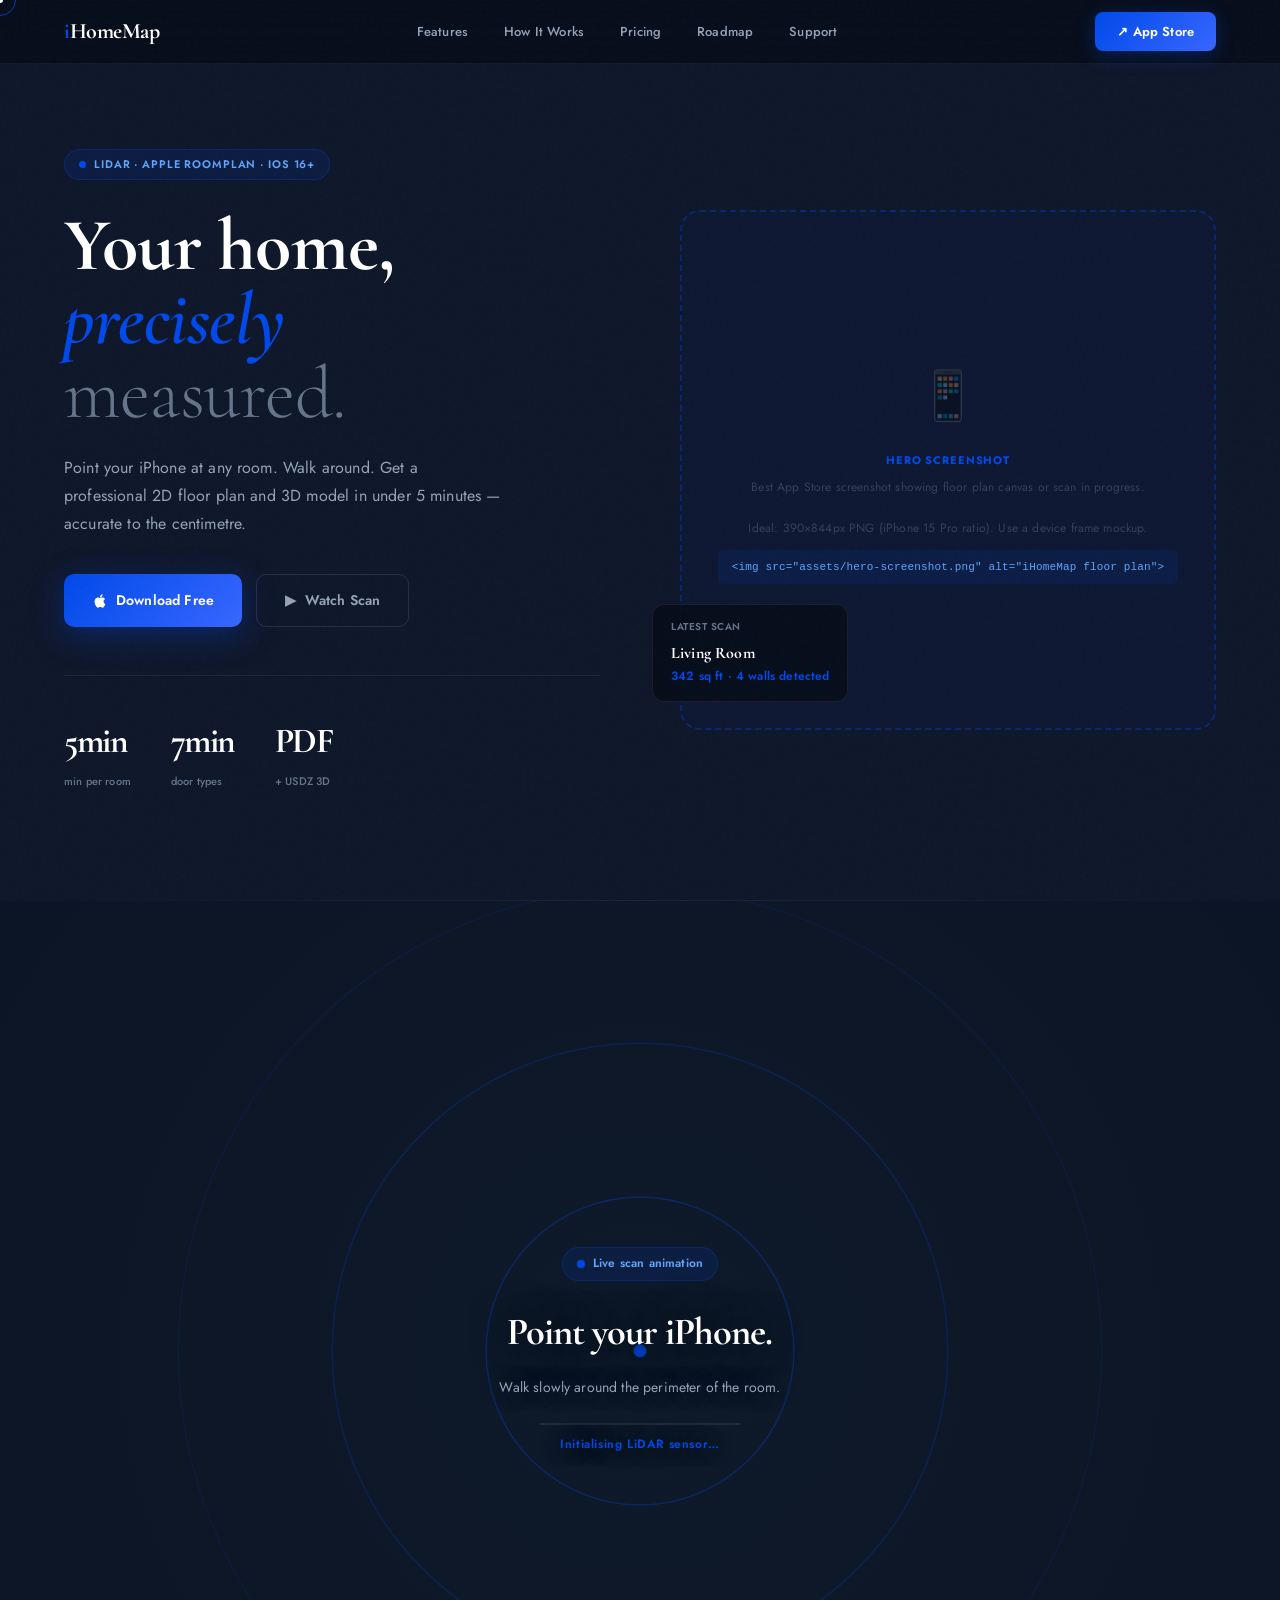
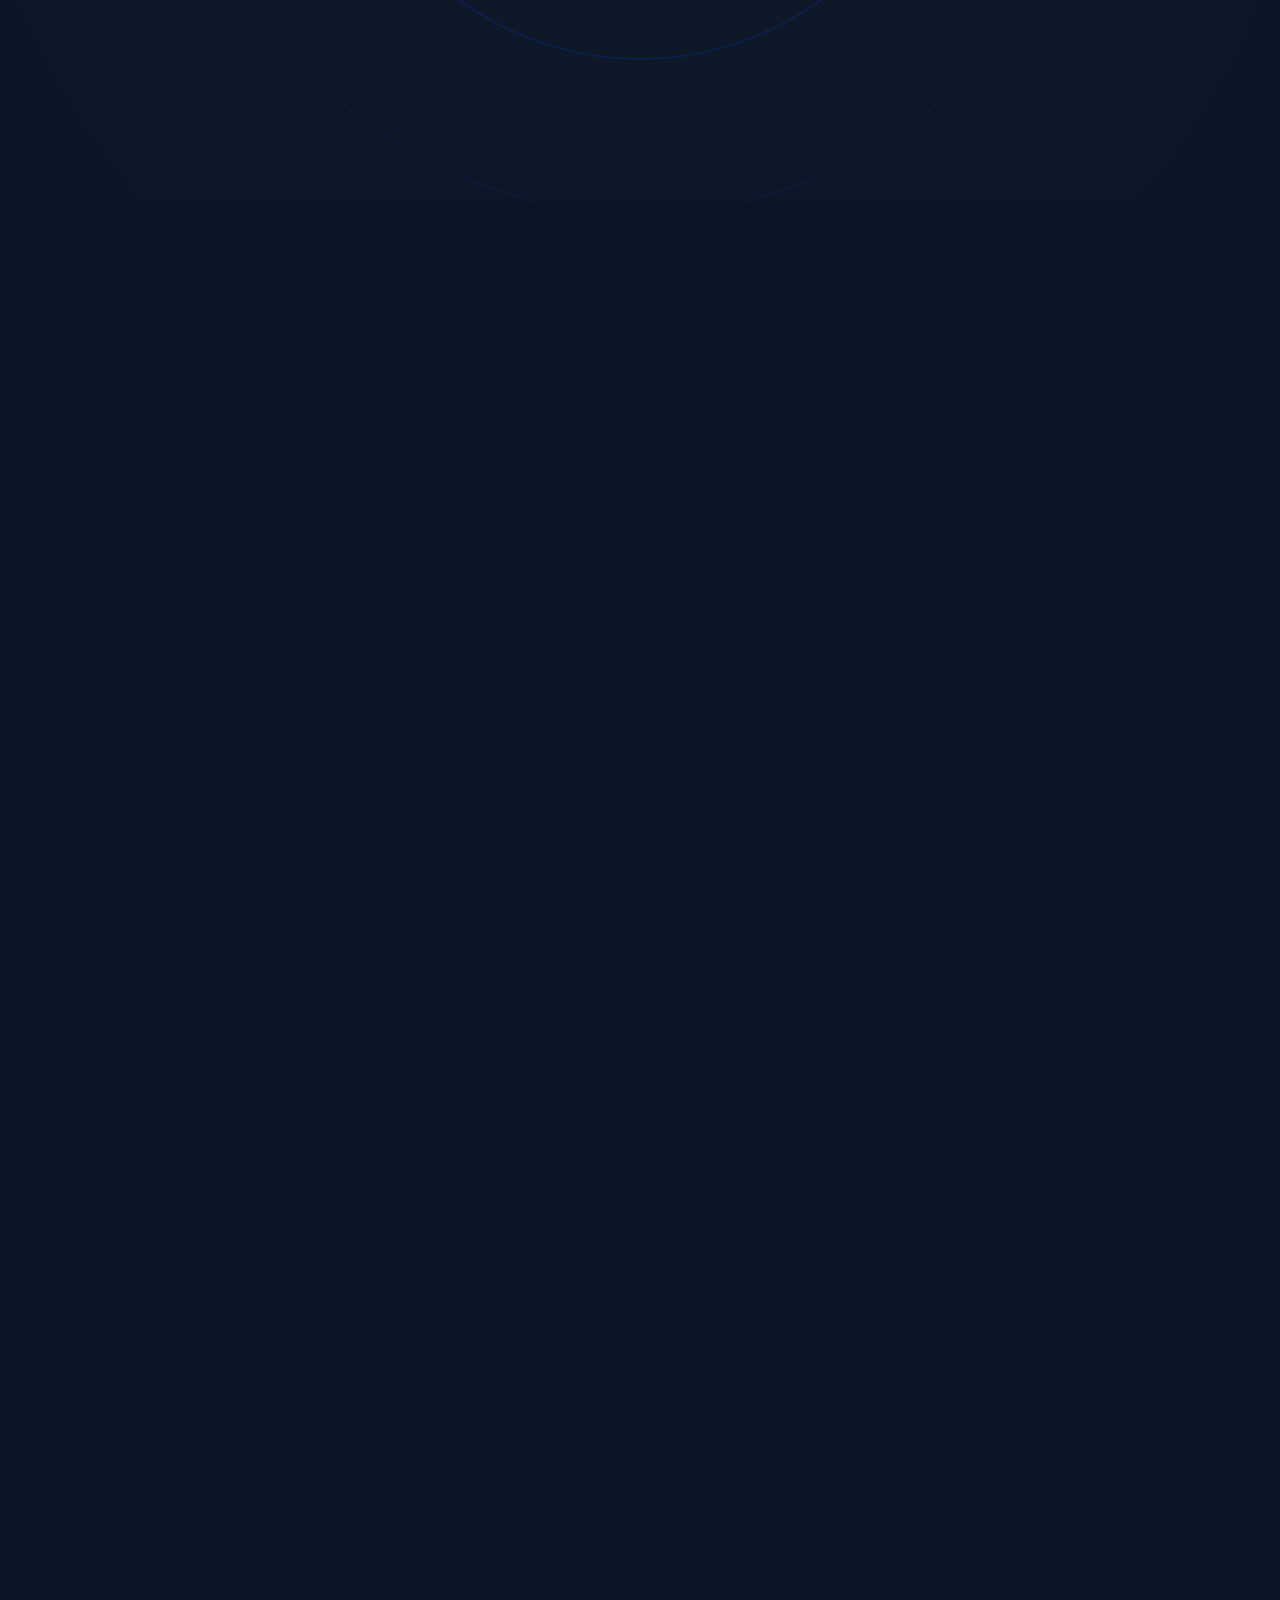
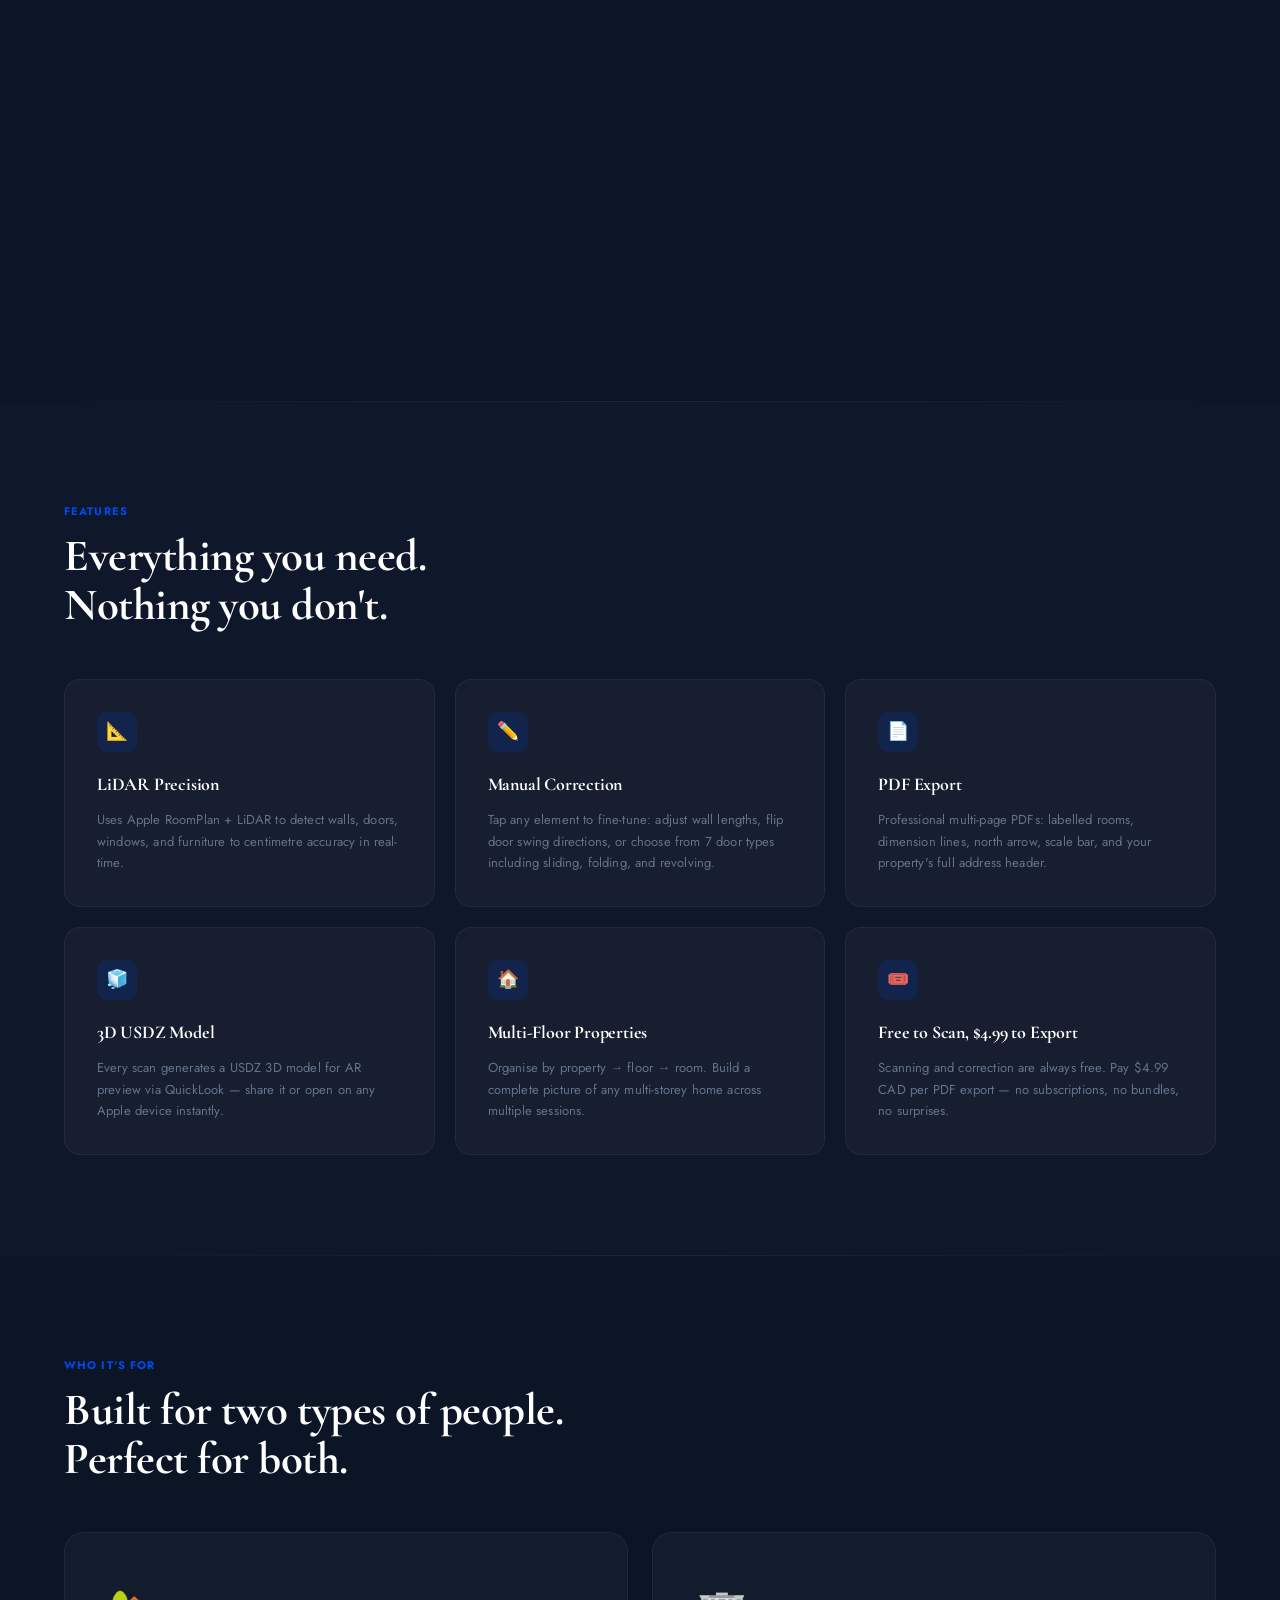
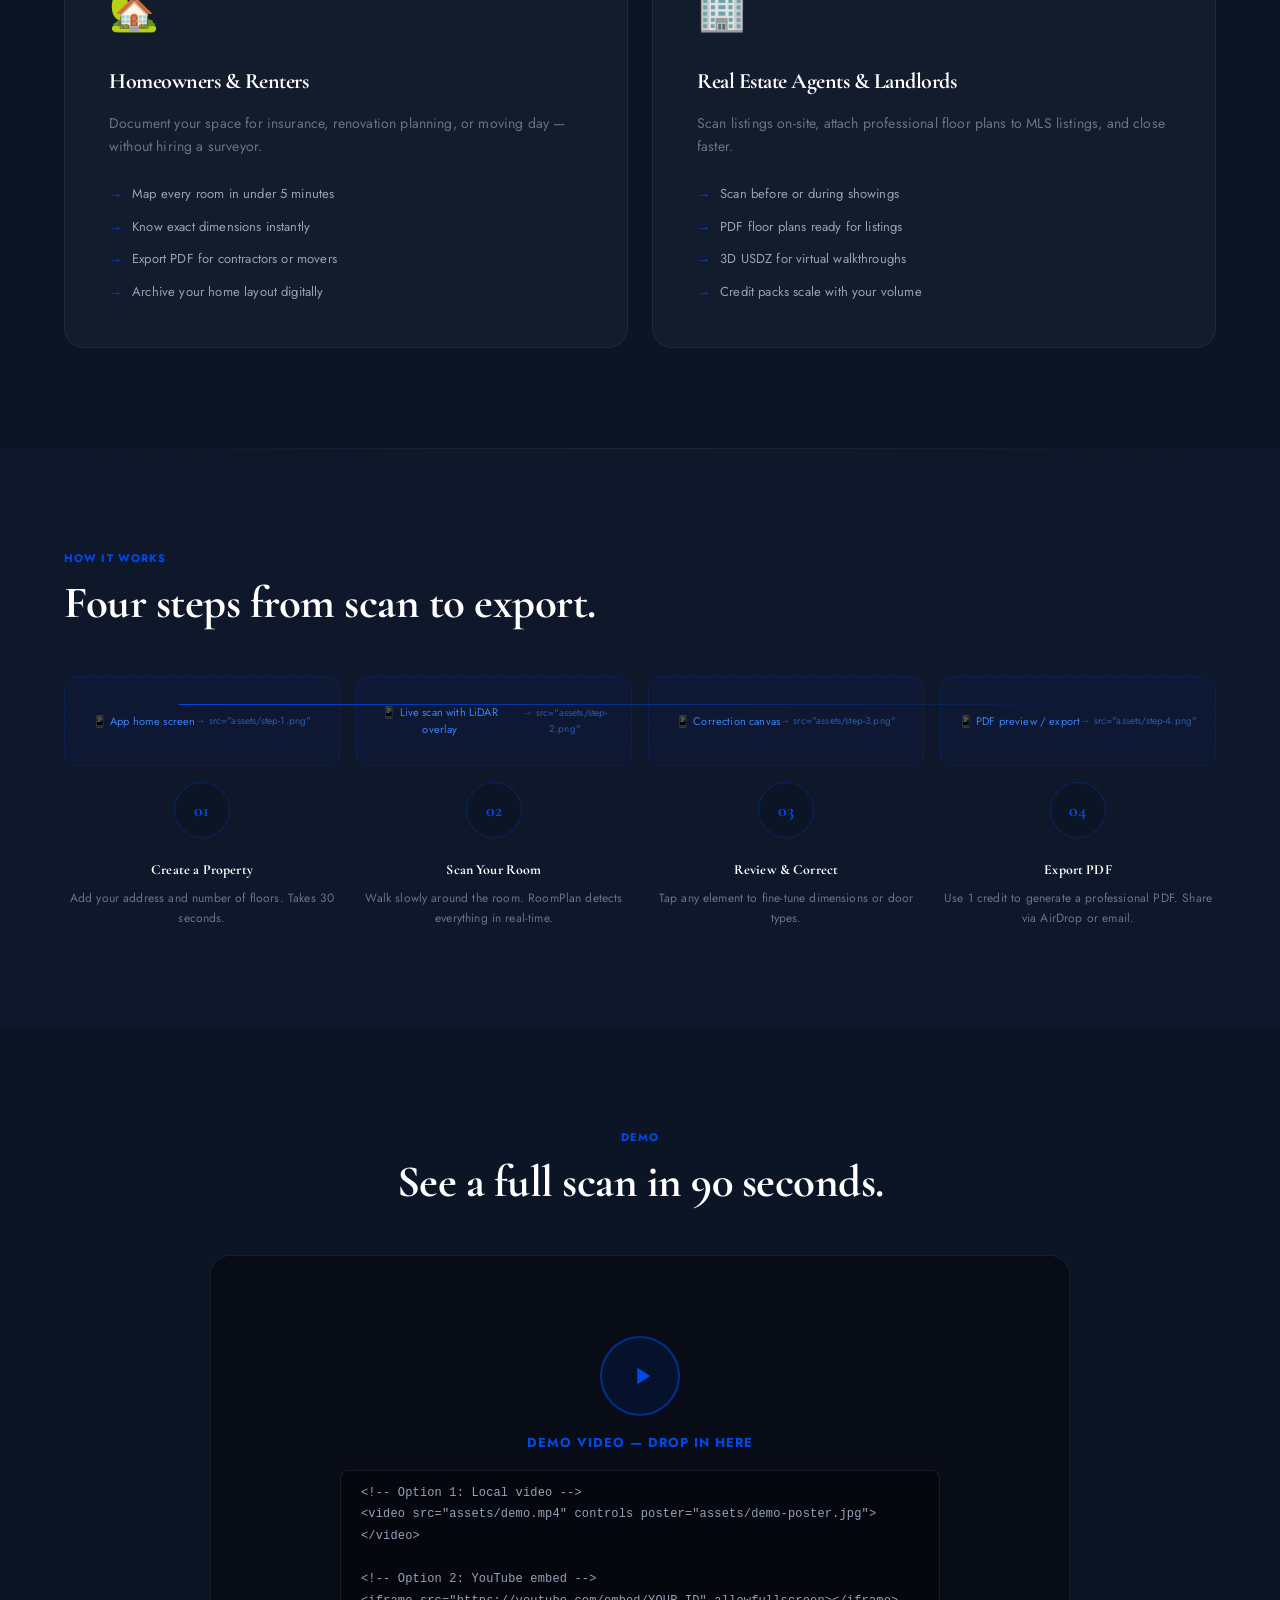
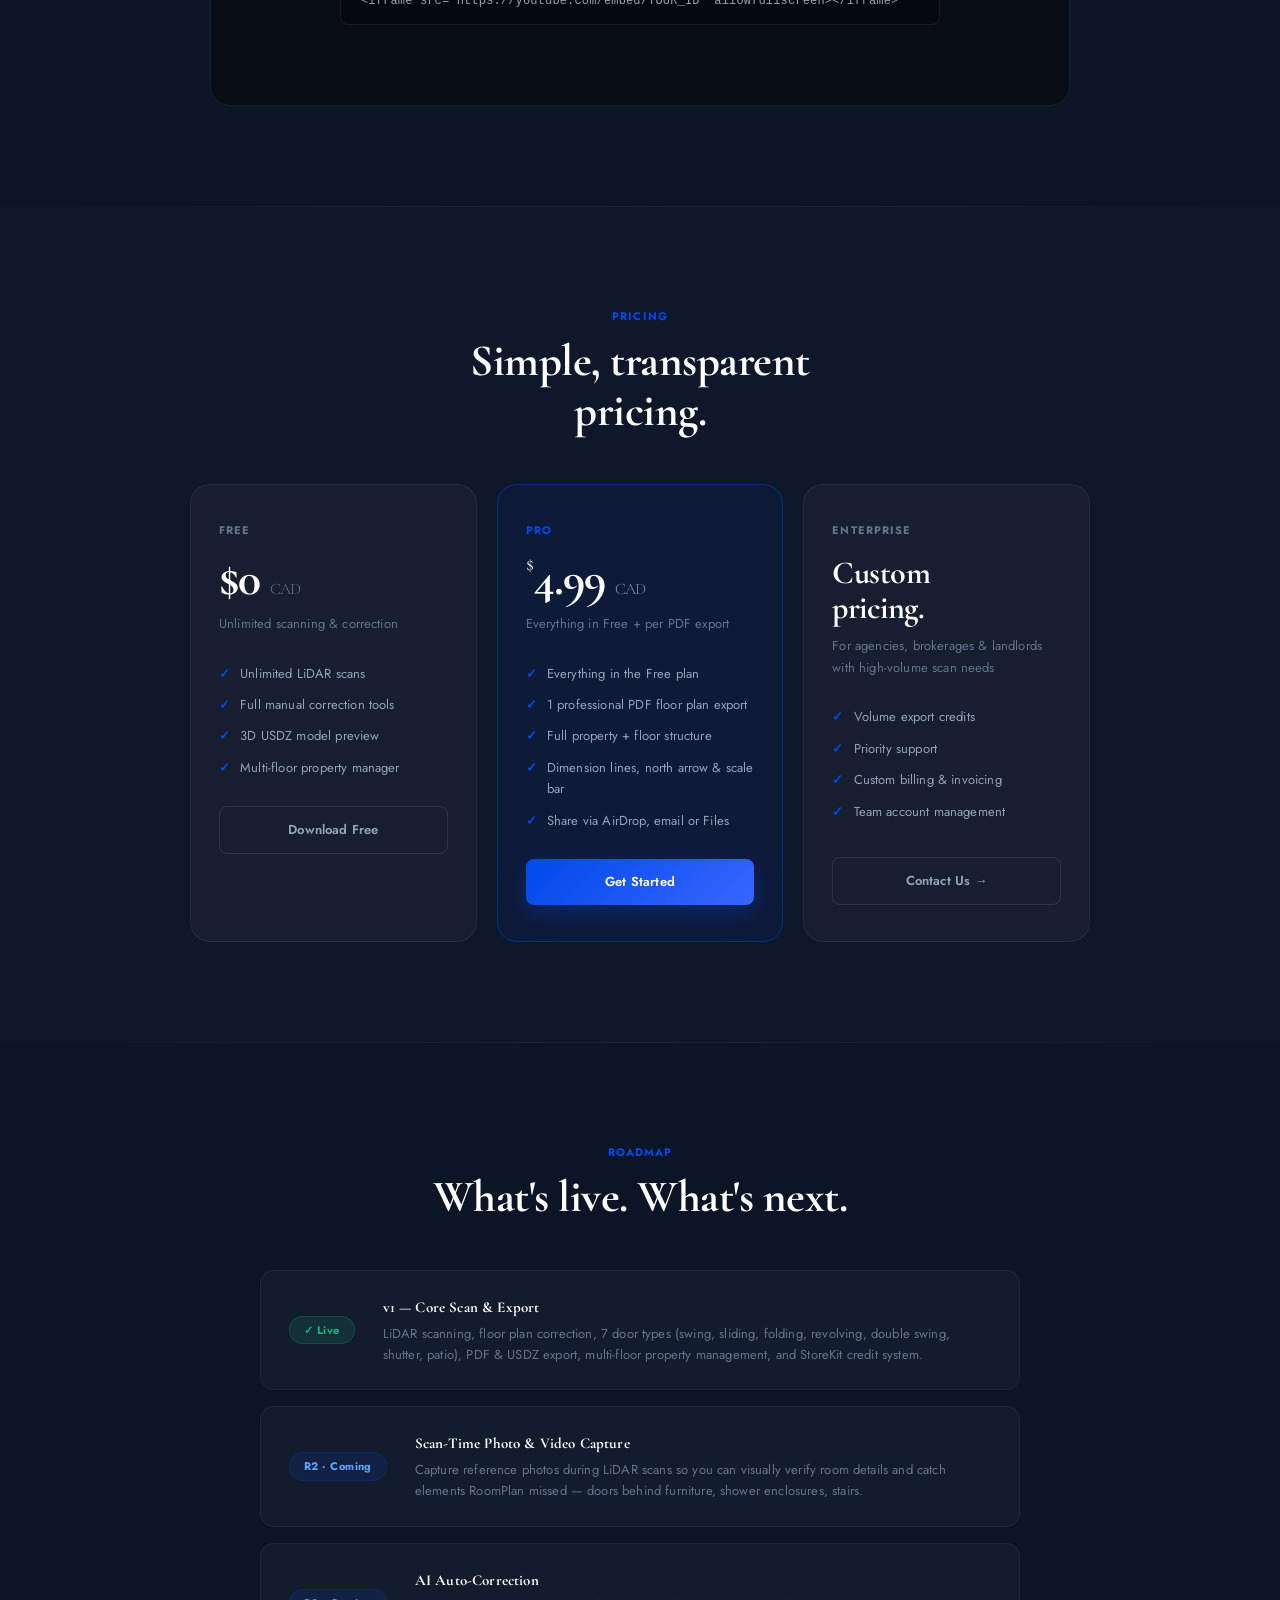
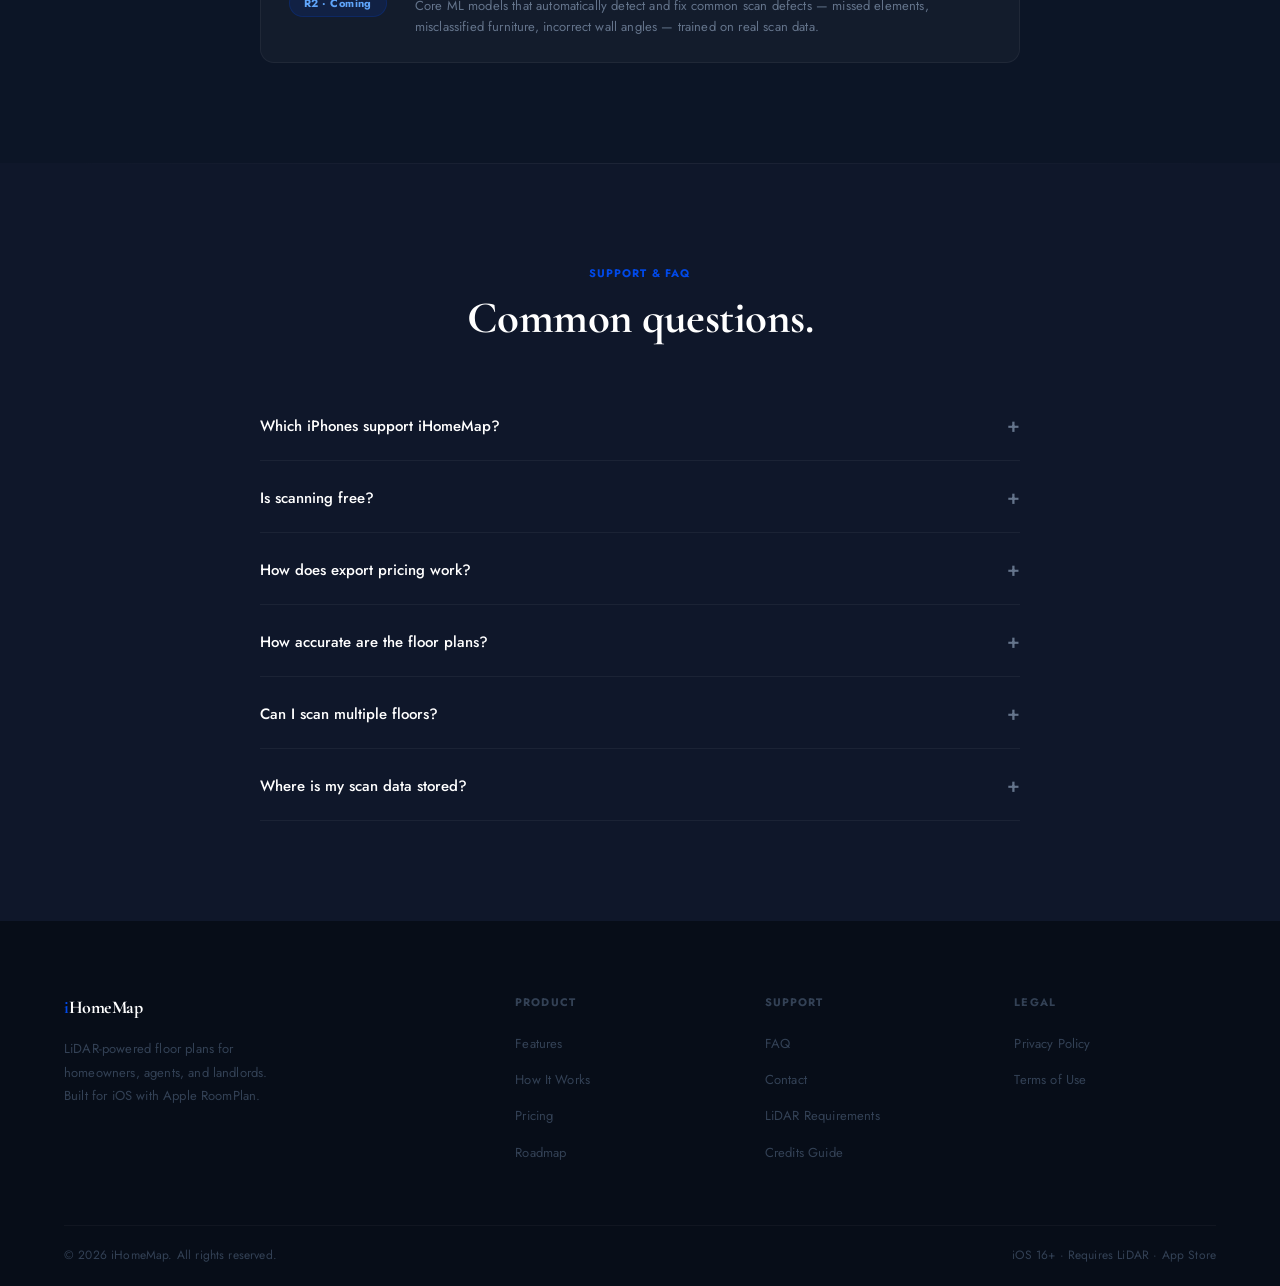
<file: index.html>
<!DOCTYPE html>
<html lang="en">
<head>
  <meta charset="UTF-8">
  <meta name="viewport" content="width=device-width, initial-scale=1.0">
  <title>iHomeMap — LiDAR Floor Plans for iPhone</title>
  <meta name="description" content="iHomeMap turns your iPhone's LiDAR into professional floor plans in minutes. Scan, correct, export PDF. Free to scan, $4.99 CAD per export.">
  <meta property="og:title" content="iHomeMap — LiDAR Floor Plans">
  <meta property="og:description" content="Point your iPhone at any room. Get a professional 2D floor plan in under 5 minutes.">
  <meta property="og:image" content="assets/og-image.jpg">
  <link rel="preconnect" href="https://fonts.googleapis.com">
  <link href="https://fonts.googleapis.com/css2?family=Cormorant+Garamond:ital,wght@0,300;0,400;0,500;0,600;0,700;1,300;1,400&family=Jost:wght@300;400;500;600;700&display=swap" rel="stylesheet">
  <link rel="stylesheet" href="css/styles.css">
</head>
<body>

<!-- CURSOR -->
<div id="cursor-dot"></div>
<div id="cursor-ring"></div>

<!-- NAV -->
<nav>
  <a class="nav-logo" href="index.html"><b>i</b>HomeMap</a>
  <div class="nav-links">
    <a href="features.html">Features</a>
    <a href="how-it-works.html">How It Works</a>
    <a href="pricing.html">Pricing</a>
    <a href="roadmap.html">Roadmap</a>
    <a href="support.html">Support</a>
  </div>
  <a class="nav-cta" href="https://apps.apple.com/ca/app/ihomemap/id6770341864">↗ App Store</a>
  <div class="nav-progress" id="navProgress"></div>
</nav>

<!-- ══════════════ HERO ══════════════ -->
<section id="hero">
  <canvas id="hero-canvas"></canvas>
  <div class="hero-inner">
    <div>
      <div class="hero-tag">LiDAR · Apple RoomPlan · iOS 16+</div>
      <h1 class="display">Your home,<br><span class="blue">precisely</span><br><span class="dim-word">measured.</span></h1>
      <p class="hero-sub">Point your iPhone at any room. Walk around. Get a professional 2D floor plan and 3D model in under 5 minutes — accurate to the centimetre.</p>
      <div class="hero-ctas">
        <a class="btn btn-p" href="https://apps.apple.com/ca/app/ihomemap/id6770341864">
          <svg width="16" height="16" viewBox="0 0 24 24" fill="white"><path d="M18.71 19.5c-.83 1.24-1.71 2.45-3.05 2.47-1.34.03-1.77-.79-3.29-.79-1.53 0-2 .77-3.27.82-1.31.05-2.3-1.32-3.14-2.53C4.25 17 2.94 12.45 4.7 9.39c.87-1.52 2.43-2.48 4.12-2.51 1.28-.02 2.5.87 3.29.87.78 0 2.26-1.07 3.8-.91.65.03 2.47.26 3.64 1.98-.09.06-2.17 1.28-2.15 3.81.03 3.02 2.65 4.03 2.68 4.04-.03.07-.42 1.44-1.38 2.83M13 3.5c.73-.83 1.94-1.46 2.94-1.5.13 1.17-.34 2.35-1.04 3.19-.69.85-1.83 1.51-2.95 1.42-.15-1.15.41-2.35 1.05-3.11z"/></svg>
          Download Free
        </a>
        <a class="btn btn-g" href="#scan-section">▶ &nbsp;Watch Scan</a>
      </div>
      <div class="hero-stats">
        <div class="stat"><div class="num" data-count="5">0</div><div class="lbl">min per room</div></div>
        <div class="stat"><div class="num" data-count="7">0</div><div class="lbl">door types</div></div>
        <div class="stat"><div class="num">PDF</div><div class="lbl">+ USDZ 3D</div></div>
      </div>
    </div>
    <div class="hero-visual">
      <div class="phone-zone">
        <div style="font-size:48px;opacity:0.3;margin-bottom:16px;">📱</div>
        <div class="phone-zone-label">Hero Screenshot</div>
        <div class="phone-zone-hint">Best App Store screenshot showing floor plan canvas or scan in progress.<br><br>Ideal: 390×844px PNG (iPhone 15 Pro ratio). Use a device frame mockup.</div>
        <code>&lt;img src="assets/hero-screenshot.png" alt="iHomeMap floor plan"&gt;</code>
      </div>
      <div class="glass-chip bottom-left">
        <div class="chip-label">Latest scan</div>
        <div class="chip-val">Living Room</div>
        <div class="chip-sub">342 sq ft · 4 walls detected</div>
      </div>
    </div>
  </div>
</section>

<div class="divider"></div>

<!-- ══════════════ SCROLL-DRIVEN SCAN ══════════════ -->
<section id="scan-section">
  <div id="scan-sticky">
    <canvas id="scan-canvas"></canvas>
    <div class="scan-overlay">
      <div class="scan-live-badge">Live scan animation</div>
      <div class="scan-headline" id="scan-headline">Point. Walk. Done.</div>
      <div class="scan-sub" id="scan-sub">Scroll to watch iHomeMap detect your room in real-time</div>
      <div class="scan-progress-bar"><div class="scan-progress-fill" id="scanFill"></div></div>
      <div class="scan-step-label" id="scanStepLabel"></div>
    </div>
  </div>
</section>

<div class="divider"></div>

<!-- ══════════════ FEATURES ══════════════ -->
<section class="section" id="features">
  <div class="section-inner">
    <div class="section-tag reveal">Features</div>
    <div class="section-title reveal reveal-delay-1">Everything you need.<br>Nothing you don't.</div>
    <div class="features-grid">
      <div class="f-card reveal reveal-delay-1"><div class="f-icon">📐</div><h4>LiDAR Precision</h4><p>Uses Apple RoomPlan + LiDAR to detect walls, doors, windows, and furniture to centimetre accuracy in real-time.</p></div>
      <div class="f-card reveal reveal-delay-2"><div class="f-icon">✏️</div><h4>Manual Correction</h4><p>Tap any element to fine-tune: adjust wall lengths, flip door swing directions, or choose from 7 door types including sliding, folding, and revolving.</p></div>
      <div class="f-card reveal reveal-delay-3"><div class="f-icon">📄</div><h4>PDF Export</h4><p>Professional multi-page PDFs: labelled rooms, dimension lines, north arrow, scale bar, and your property's full address header.</p></div>
      <div class="f-card reveal reveal-delay-1"><div class="f-icon">🧊</div><h4>3D USDZ Model</h4><p>Every scan generates a USDZ 3D model for AR preview via QuickLook — share it or open on any Apple device instantly.</p></div>
      <div class="f-card reveal reveal-delay-2"><div class="f-icon">🏠</div><h4>Multi-Floor Properties</h4><p>Organise by property → floor → room. Build a complete picture of any multi-storey home across multiple sessions.</p></div>
      <div class="f-card reveal reveal-delay-3"><div class="f-icon">🎟️</div><h4>Free to Scan, $4.99 to Export</h4><p>Scanning and correction are always free. Pay $4.99 CAD per PDF export — no subscriptions, no bundles, no surprises.</p></div>
    </div>
  </div>
</section>

<div class="divider"></div>

<!-- ══════════════ AUDIENCE ══════════════ -->
<section class="section" style="background:var(--navy2)">
  <div class="section-inner">
    <div class="section-tag reveal">Who It's For</div>
    <div class="section-title reveal reveal-delay-1">Built for two types of people.<br>Perfect for both.</div>
    <div class="audience-grid">
      <div class="a-card reveal reveal-delay-1">
        <span class="a-emoji">🏡</span>
        <h3>Homeowners &amp; Renters</h3>
        <p>Document your space for insurance, renovation planning, or moving day — without hiring a surveyor.</p>
        <ul class="a-list">
          <li>Map every room in under 5 minutes</li>
          <li>Know exact dimensions instantly</li>
          <li>Export PDF for contractors or movers</li>
          <li>Archive your home layout digitally</li>
        </ul>
      </div>
      <div class="a-card reveal reveal-delay-2">
        <span class="a-emoji">🏢</span>
        <h3>Real Estate Agents &amp; Landlords</h3>
        <p>Scan listings on-site, attach professional floor plans to MLS listings, and close faster.</p>
        <ul class="a-list">
          <li>Scan before or during showings</li>
          <li>PDF floor plans ready for listings</li>
          <li>3D USDZ for virtual walkthroughs</li>
          <li>Credit packs scale with your volume</li>
        </ul>
      </div>
    </div>
  </div>
</section>

<div class="divider"></div>

<!-- ══════════════ HOW IT WORKS ══════════════ -->
<section class="section">
  <div class="section-inner">
    <div class="section-tag reveal">How It Works</div>
    <div class="section-title reveal reveal-delay-1">Four steps from scan to export.</div>
    <div class="steps-timeline">
      <div class="step reveal reveal-delay-1">
        <div class="step-asset">📱 App home screen<br><span style="font-size:10px;opacity:0.6">→ src="assets/step-1.png"</span></div>
        <div class="step-num-wrap"><span class="step-num">01</span></div>
        <h4>Create a Property</h4>
        <p>Add your address and number of floors. Takes 30 seconds.</p>
      </div>
      <div class="step reveal reveal-delay-2">
        <div class="step-asset">📱 Live scan with LiDAR overlay<br><span style="font-size:10px;opacity:0.6">→ src="assets/step-2.png"</span></div>
        <div class="step-num-wrap"><span class="step-num">02</span></div>
        <h4>Scan Your Room</h4>
        <p>Walk slowly around the room. RoomPlan detects everything in real-time.</p>
      </div>
      <div class="step reveal reveal-delay-3">
        <div class="step-asset">📱 Correction canvas<br><span style="font-size:10px;opacity:0.6">→ src="assets/step-3.png"</span></div>
        <div class="step-num-wrap"><span class="step-num">03</span></div>
        <h4>Review &amp; Correct</h4>
        <p>Tap any element to fine-tune dimensions or door types.</p>
      </div>
      <div class="step reveal reveal-delay-4">
        <div class="step-asset">📱 PDF preview / export<br><span style="font-size:10px;opacity:0.6">→ src="assets/step-4.png"</span></div>
        <div class="step-num-wrap"><span class="step-num">04</span></div>
        <h4>Export PDF</h4>
        <p>Use 1 credit to generate a professional PDF. Share via AirDrop or email.</p>
      </div>
    </div>
  </div>
</section>

<!-- ══════════════ DEMO VIDEO ══════════════ -->
<section class="video-section">
  <div class="section-inner" style="max-width:900px">
    <div class="section-tag reveal" style="text-align:center">Demo</div>
    <div class="section-title reveal reveal-delay-1" style="text-align:center;max-width:600px;margin-left:auto;margin-right:auto">See a full scan in 90 seconds.</div>
    <div class="video-wrap reveal reveal-delay-2">
      <!--
        ╔══════════════════════════════════════════════════╗
        ║  VIDEO ASSET ZONE                                ║
        ║  Record a 60–90s screen recording:              ║
        ║    1. Create property                           ║
        ║    2. Scan a room (walk around slowly)          ║
        ║    3. Correct one element                       ║
        ║    4. Export → PDF preview                      ║
        ║                                                  ║
        ║  Save as: assets/demo.mp4                        ║
        ║  Poster frame: assets/demo-poster.jpg           ║
        ║                                                  ║
        ║  Replace the div below with:                    ║
        ║  <video src="assets/demo.mp4"                   ║
        ║    controls autoplay muted loop                 ║
        ║    poster="assets/demo-poster.jpg">             ║
        ║  </video>                                        ║
        ║                                                  ║
        ║  OR embed YouTube:                              ║
        ║  <iframe src="https://youtube.com/embed/..."    ║
        ║    allow="autoplay" allowfullscreen></iframe>   ║
        ╚══════════════════════════════════════════════════╝
      -->
      <div class="video-placeholder">
        <div class="play-ring"><svg width="28" height="28" viewBox="0 0 24 24"><path d="M8 5v14l11-7z"/></svg></div>
        <div class="video-asset-label">Demo Video — Drop In Here</div>
        <div class="video-asset-code">
          &lt;!-- Option 1: Local video --&gt;<br>
          &lt;video src="assets/demo.mp4" controls poster="assets/demo-poster.jpg"&gt;&lt;/video&gt;<br><br>
          &lt;!-- Option 2: YouTube embed --&gt;<br>
          &lt;iframe src="https://youtube.com/embed/YOUR_ID" allowfullscreen&gt;&lt;/iframe&gt;
        </div>
      </div>
    </div>
  </div>
</section>

<div class="divider"></div>

<!-- ══════════════ PRICING ══════════════ -->
<section class="section" id="pricing">
  <div class="section-inner">
    <div class="section-tag reveal" style="text-align:center">Pricing</div>
    <div class="section-title reveal reveal-delay-1" style="text-align:center;max-width:500px;margin-left:auto;margin-right:auto">Simple, transparent<br>pricing.</div>
    <div class="pricing-grid reveal reveal-delay-2">
      <div class="p-card">
        <div class="p-tier">Free</div>
        <div class="p-price">$0 <span style="font-size:1rem;font-weight:300;color:var(--muted)">CAD</span></div>
        <div class="p-desc">Unlimited scanning &amp; correction</div>
        <ul class="p-features">
          <li>Unlimited LiDAR scans</li>
          <li>Full manual correction tools</li>
          <li>3D USDZ model preview</li>
          <li>Multi-floor property manager</li>
        </ul>
        <a href="https://apps.apple.com/ca/app/ihomemap/id6770341864" class="p-cta">Download Free</a>
      </div>
      <div class="p-card featured">
        <div class="p-tier">Pro</div>
        <div class="p-price"><sup>$</sup>4.99 <span style="font-size:1rem;font-weight:300;color:rgba(255,255,255,0.5)">CAD</span></div>
        <div class="p-desc">Everything in Free + per PDF export</div>
        <ul class="p-features">
          <li>Everything in the Free plan</li>
          <li>1 professional PDF floor plan export</li>
          <li>Full property + floor structure</li>
          <li>Dimension lines, north arrow &amp; scale bar</li>
          <li>Share via AirDrop, email or Files</li>
        </ul>
        <a href="https://apps.apple.com/ca/app/ihomemap/id6770341864" class="p-cta">Get Started</a>
      </div>
      <div class="p-card" style="display:flex;flex-direction:column;justify-content:space-between">
        <div>
          <div class="p-tier">Enterprise</div>
          <div style="font-family:'Cormorant Garamond',serif;font-size:2rem;font-weight:700;color:#fff;margin-bottom:10px;letter-spacing:-0.5px;line-height:1.1">Custom<br>pricing.</div>
          <div class="p-desc">For agencies, brokerages &amp; landlords with high-volume scan needs</div>
          <ul class="p-features">
            <li>Volume export credits</li>
            <li>Priority support</li>
            <li>Custom billing &amp; invoicing</li>
            <li>Team account management</li>
          </ul>
        </div>
        <a href="mailto:hello@ihomemap.com" class="p-cta" style="margin-top:28px">Contact Us →</a>
      </div>
    </div>
  </div>
</section>

<div class="divider"></div>

<!-- ══════════════ ROADMAP ══════════════ -->
<section class="section" id="roadmap" style="background:var(--navy2)">
  <div class="section-inner">
    <div class="section-tag reveal" style="text-align:center">Roadmap</div>
    <div class="section-title reveal reveal-delay-1" style="text-align:center">What's live. What's next.</div>
    <div class="roadmap-list">
      <div class="rm-item reveal reveal-delay-1">
        <div class="rm-badge badge-live">✓ Live</div>
        <div>
          <h4>v1 — Core Scan &amp; Export</h4>
          <p>LiDAR scanning, floor plan correction, 7 door types (swing, sliding, folding, revolving, double swing, shutter, patio), PDF &amp; USDZ export, multi-floor property management, and StoreKit credit system.</p>
        </div>
      </div>
      <div class="rm-item reveal reveal-delay-2">
        <div class="rm-badge badge-r2">R2 · Coming</div>
        <div>
          <h4>Scan-Time Photo &amp; Video Capture</h4>
          <p>Capture reference photos during LiDAR scans so you can visually verify room details and catch elements RoomPlan missed — doors behind furniture, shower enclosures, stairs.</p>
        </div>
      </div>
      <div class="rm-item reveal reveal-delay-3">
        <div class="rm-badge badge-r2">R2 · Coming</div>
        <div>
          <h4>AI Auto-Correction</h4>
          <p>Core ML models that automatically detect and fix common scan defects — missed elements, misclassified furniture, incorrect wall angles — trained on real scan data.</p>
        </div>
      </div>
    </div>
  </div>
</section>

<div class="divider"></div>

<!-- ══════════════ FAQ ══════════════ -->
<section class="section" id="faq">
  <div class="section-inner">
    <div class="section-tag reveal" style="text-align:center">Support &amp; FAQ</div>
    <div class="section-title reveal reveal-delay-1" style="text-align:center">Common questions.</div>
    <div class="faq-list">
      <div class="faq-item">
        <button class="faq-q">Which iPhones support iHomeMap? <span class="faq-icon">+</span></button>
        <div class="faq-a"><div class="faq-a-inner">iHomeMap requires an iPhone or iPad with a LiDAR Scanner running iOS 16 or later. LiDAR is available on: iPhone 12 Pro, 13 Pro, 14 Pro, 15 Pro (all variants), iPad Pro (2020 and later). Standard iPhone models do not have LiDAR and are not supported for scanning.</div></div>
      </div>
      <div class="faq-item">
        <button class="faq-q">Is scanning free? <span class="faq-icon">+</span></button>
        <div class="faq-a"><div class="faq-a-inner">Yes — scanning and manual correction are completely free with no limits. Credits are only required when you export a floor plan as a PDF. The 3D USDZ model preview inside the app is always free.</div></div>
      </div>
      <div class="faq-item">
        <button class="faq-q">How does export pricing work? <span class="faq-icon">+</span></button>
        <div class="faq-a"><div class="faq-a-inner">Each PDF export costs $4.99 CAD, purchased directly through the App Store as an in-app purchase. There are no subscriptions or bundles — you pay per export, only when you need one. For high-volume needs, contact us about enterprise pricing.</div></div>
      </div>
      <div class="faq-item">
        <button class="faq-q">How accurate are the floor plans? <span class="faq-icon">+</span></button>
        <div class="faq-a"><div class="faq-a-inner">iHomeMap uses Apple's RoomPlan framework which is accurate to within a few centimetres on most surfaces. Accuracy can be reduced by highly reflective surfaces (mirrors, glass), very dark rooms, or rooms smaller than ~2m × 2m. The manual correction tools let you fine-tune any measurement after scanning.</div></div>
      </div>
      <div class="faq-item">
        <button class="faq-q">Can I scan multiple floors? <span class="faq-icon">+</span></button>
        <div class="faq-a"><div class="faq-a-inner">Yes. Create a property, add as many floors as needed, then scan each room within each floor. Each floor's scans are combined into a single PDF export. You use one credit per floor-level PDF export.</div></div>
      </div>
      <div class="faq-item">
        <button class="faq-q">Where is my scan data stored? <span class="faq-icon">+</span></button>
        <div class="faq-a"><div class="faq-a-inner">All scan data is stored locally on your device using iOS secure storage. Nothing is uploaded to external servers. Your floor plan data stays private on your phone.</div></div>
      </div>
    </div>
  </div>
</section>

<!-- ══════════════ FOOTER ══════════════ -->
<footer>
  <div class="footer-grid">
    <div class="footer-brand">
      <a href="#" class="logo"><b>i</b>HomeMap</a>
      <p>LiDAR-powered floor plans for homeowners, agents, and landlords. Built for iOS with Apple RoomPlan.</p>
    </div>
    <div>
      <h5>Product</h5>
      <ul>
        <li><a href="features.html">Features</a></li>
        <li><a href="how-it-works.html">How It Works</a></li>
        <li><a href="pricing.html">Pricing</a></li>
        <li><a href="roadmap.html">Roadmap</a></li>
      </ul>
    </div>
    <div>
      <h5>Support</h5>
      <ul>
        <li><a href="support.html">FAQ</a></li>
        <li><a href="mailto:support@ihomemap.com">Contact</a></li>
        <li><a href="support.html">LiDAR Requirements</a></li>
        <li><a href="pricing.html">Credits Guide</a></li>
      </ul>
    </div>
    <div>
      <h5>Legal</h5>
      <ul>
        <li><a href="privacy.html">Privacy Policy</a></li>
        <li><a href="terms.html">Terms of Use</a></li>
      </ul>
    </div>
  </div>
  <div class="footer-bottom">
    <span>© 2026 iHomeMap. All rights reserved.</span>
    <span>iOS 16+ · Requires LiDAR · App Store</span>
  </div>
</footer>

<script src="js/main.js"></script>
<script src="js/hero-canvas.js"></script>
<script src="js/scan-animation.js"></script>
</body>
</html>
</file>
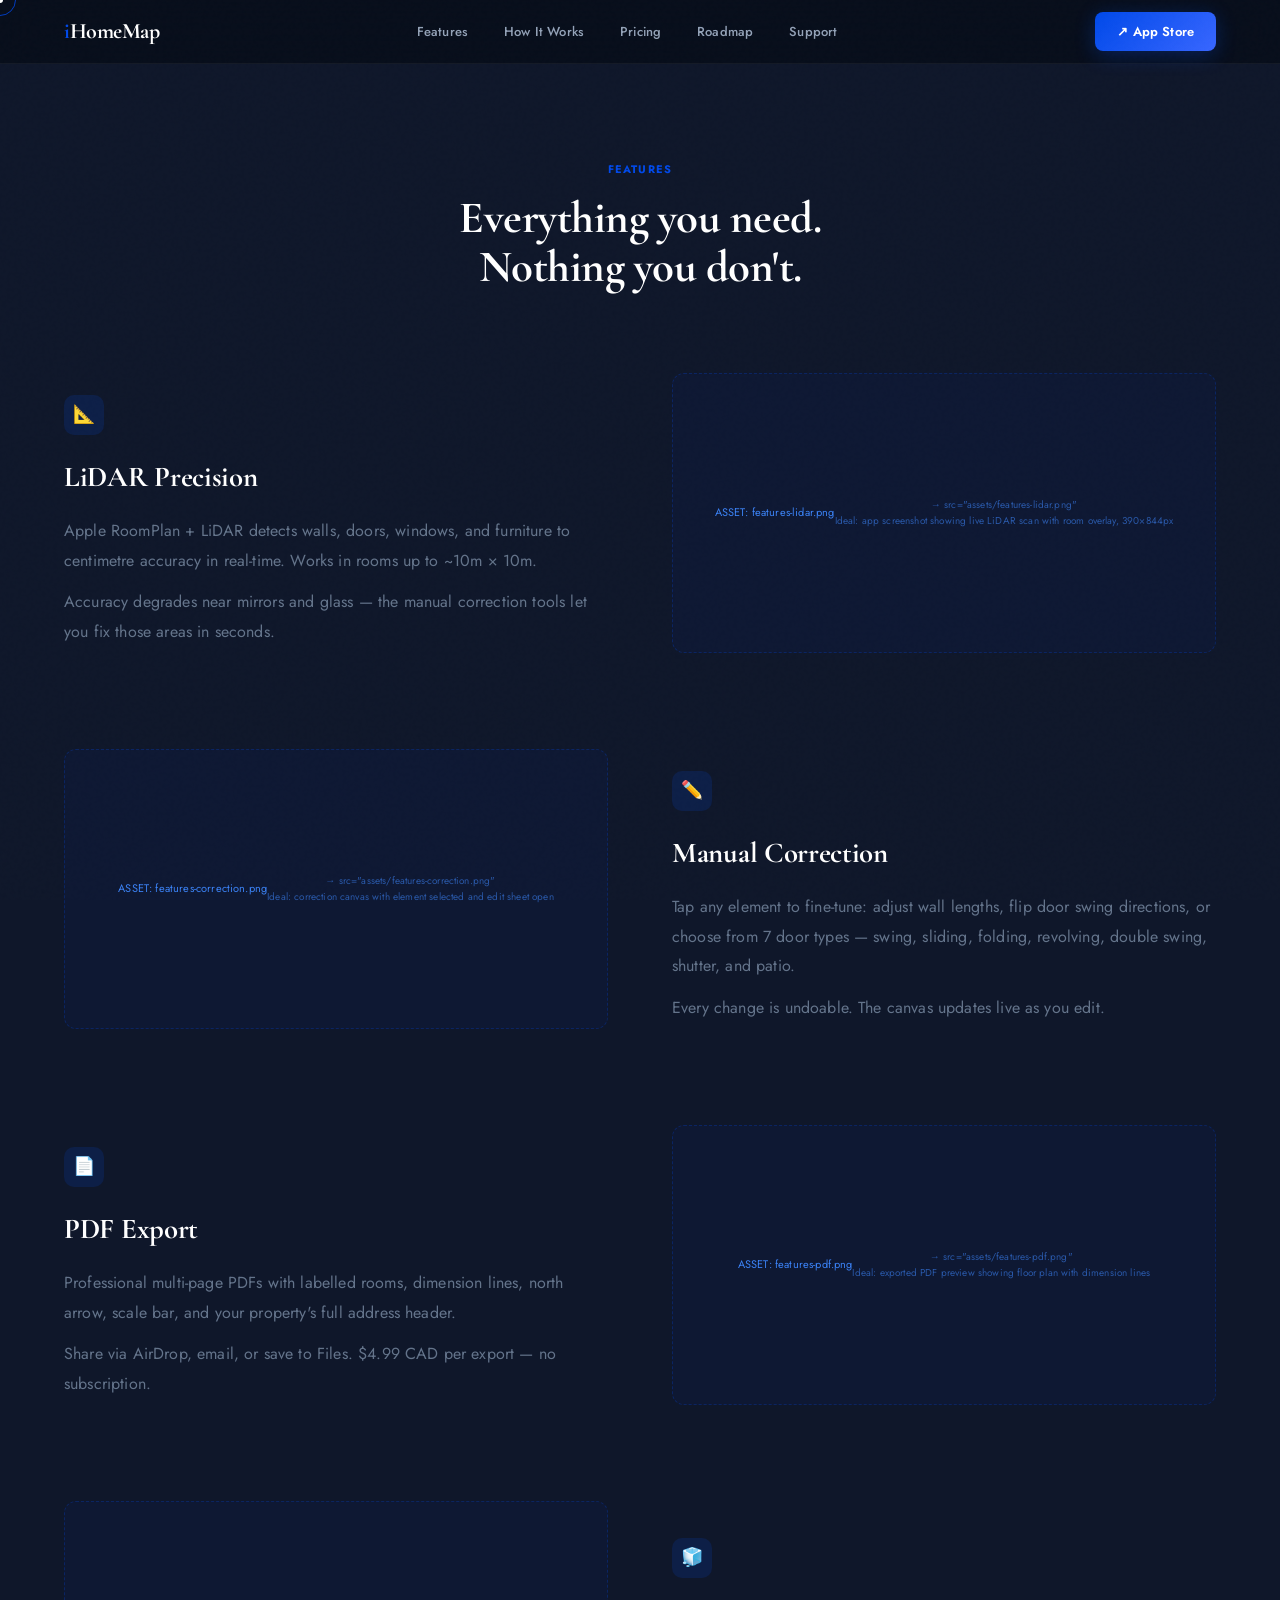
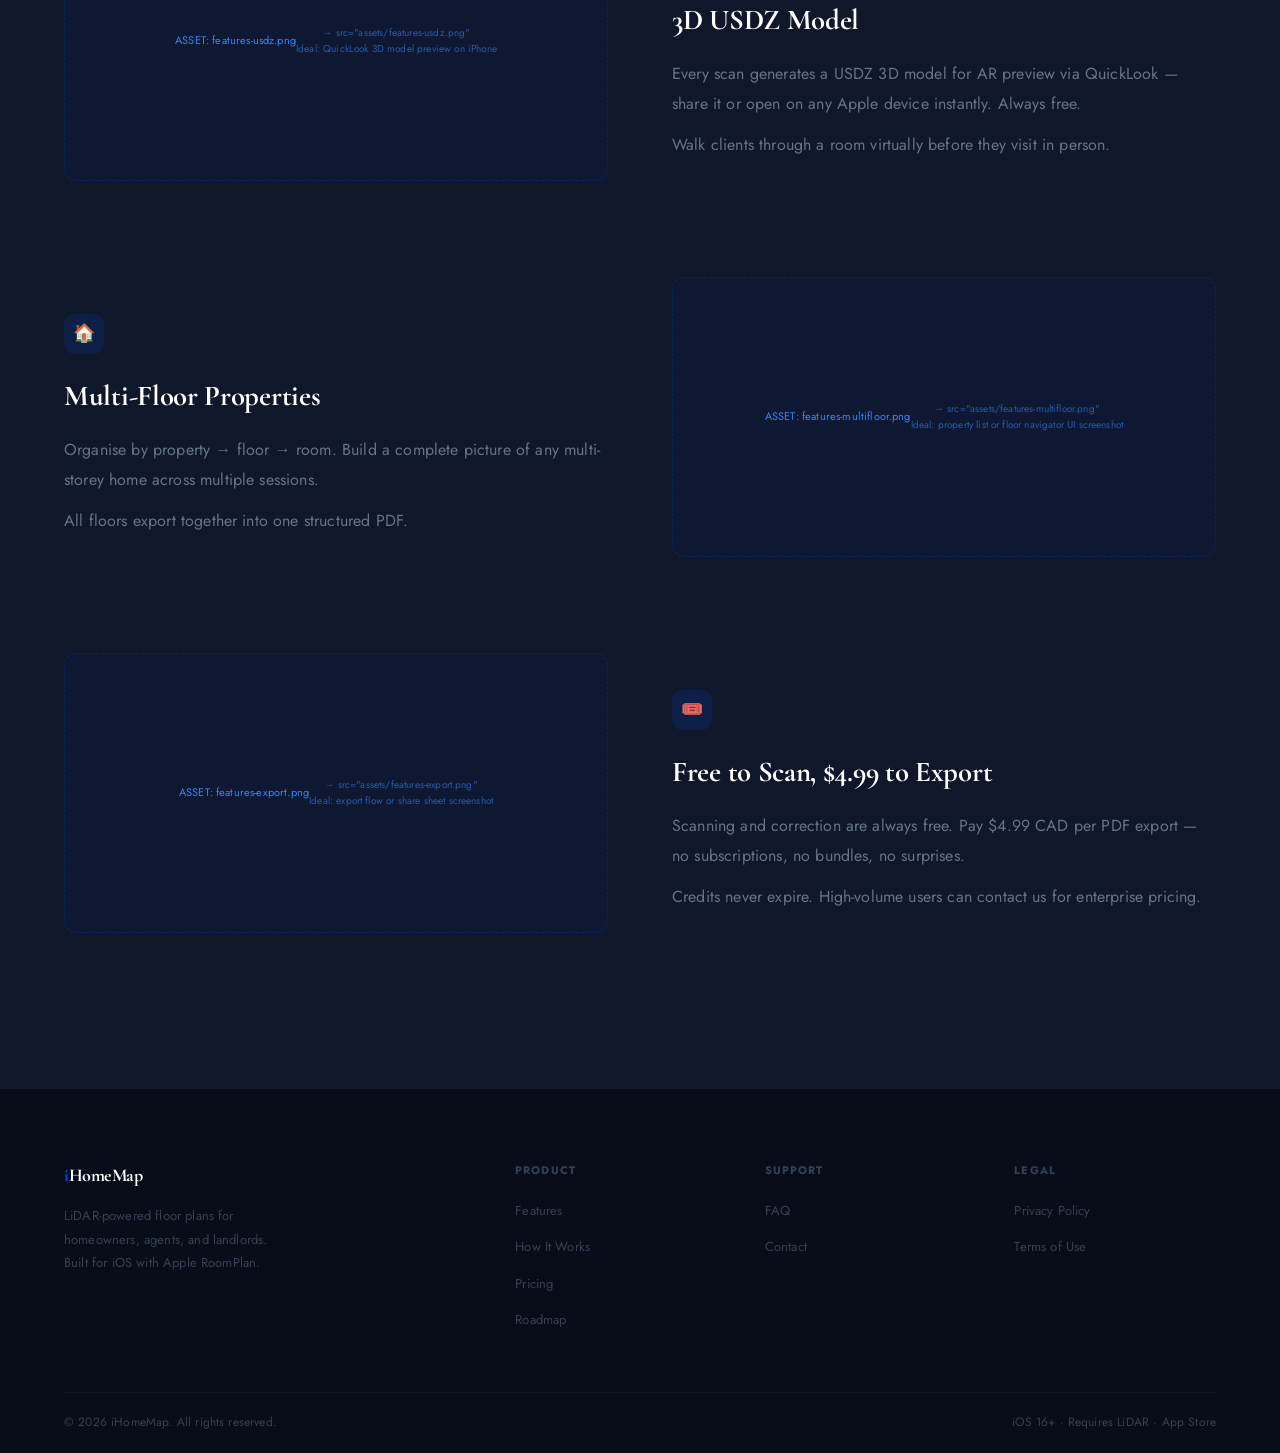
<file: features.html>
<!DOCTYPE html>
<html lang="en">
<head>
  <meta charset="UTF-8">
  <meta name="viewport" content="width=device-width, initial-scale=1.0">
  <title>Features — iHomeMap</title>
  <meta name="description" content="All iHomeMap features: LiDAR scanning, manual correction, 7 door types, PDF export, 3D USDZ, and multi-floor property management.">
  <link rel="preconnect" href="https://fonts.googleapis.com">
  <link href="https://fonts.googleapis.com/css2?family=Cormorant+Garamond:ital,wght@0,300;0,400;0,500;0,600;0,700;1,300;1,400&family=Jost:wght@300;400;500;600;700&display=swap" rel="stylesheet">
  <link rel="stylesheet" href="css/styles.css">
</head>
<body>
  <div id="cursor-dot"></div>
  <div id="cursor-ring"></div>

  <nav>
    <a class="nav-logo" href="index.html"><b>i</b>HomeMap</a>
    <div class="nav-links">
      <a href="features.html">Features</a>
      <a href="how-it-works.html">How It Works</a>
      <a href="pricing.html">Pricing</a>
      <a href="roadmap.html">Roadmap</a>
      <a href="support.html">Support</a>
    </div>
    <a class="nav-cta" href="https://apps.apple.com/ca/app/ihomemap/id6770341864">↗ App Store</a>
    <div class="nav-progress" id="navProgress"></div>
  </nav>

  <div class="page-hero">
    <div class="section-tag">Features</div>
    <div class="section-title">Everything you need.<br>Nothing you don't.</div>
  </div>

  <section class="section" style="padding-top:0">
    <div class="section-inner">

      <!-- Feature 1: LiDAR Precision -->
      <div class="two-col reveal" style="gap:64px;margin-bottom:80px">
        <div>
          <div class="f-icon">📐</div>
          <h3 style="font-family:'Cormorant Garamond',serif;font-size:1.8rem;font-weight:700;color:#fff;margin:12px 0 16px;letter-spacing:-0.3px">LiDAR Precision</h3>
          <p style="color:var(--muted);line-height:1.85;margin-bottom:12px">Apple RoomPlan + LiDAR detects walls, doors, windows, and furniture to centimetre accuracy in real-time. Works in rooms up to ~10m × 10m.</p>
          <p style="color:var(--muted);line-height:1.85">Accuracy degrades near mirrors and glass — the manual correction tools let you fix those areas in seconds.</p>
        </div>
        <div class="step-asset reveal reveal-delay-2" style="min-height:280px">
          ASSET: features-lidar.png<br>
          <span style="font-size:10px;opacity:0.6">→ src="assets/features-lidar.png"<br>Ideal: app screenshot showing live LiDAR scan with room overlay, 390×844px</span>
        </div>
      </div>

      <!-- Feature 2: Manual Correction (image left) -->
      <div class="two-col reveal" style="gap:64px;margin-bottom:80px">
        <div class="step-asset reveal reveal-delay-1" style="min-height:280px">
          ASSET: features-correction.png<br>
          <span style="font-size:10px;opacity:0.6">→ src="assets/features-correction.png"<br>Ideal: correction canvas with element selected and edit sheet open</span>
        </div>
        <div>
          <div class="f-icon">✏️</div>
          <h3 style="font-family:'Cormorant Garamond',serif;font-size:1.8rem;font-weight:700;color:#fff;margin:12px 0 16px;letter-spacing:-0.3px">Manual Correction</h3>
          <p style="color:var(--muted);line-height:1.85;margin-bottom:12px">Tap any element to fine-tune: adjust wall lengths, flip door swing directions, or choose from 7 door types — swing, sliding, folding, revolving, double swing, shutter, and patio.</p>
          <p style="color:var(--muted);line-height:1.85">Every change is undoable. The canvas updates live as you edit.</p>
        </div>
      </div>

      <!-- Feature 3: PDF Export -->
      <div class="two-col reveal" style="gap:64px;margin-bottom:80px">
        <div>
          <div class="f-icon">📄</div>
          <h3 style="font-family:'Cormorant Garamond',serif;font-size:1.8rem;font-weight:700;color:#fff;margin:12px 0 16px;letter-spacing:-0.3px">PDF Export</h3>
          <p style="color:var(--muted);line-height:1.85;margin-bottom:12px">Professional multi-page PDFs with labelled rooms, dimension lines, north arrow, scale bar, and your property's full address header.</p>
          <p style="color:var(--muted);line-height:1.85">Share via AirDrop, email, or save to Files. $4.99 CAD per export — no subscription.</p>
        </div>
        <div class="step-asset reveal reveal-delay-2" style="min-height:280px">
          ASSET: features-pdf.png<br>
          <span style="font-size:10px;opacity:0.6">→ src="assets/features-pdf.png"<br>Ideal: exported PDF preview showing floor plan with dimension lines</span>
        </div>
      </div>

      <!-- Feature 4: 3D USDZ (image left) -->
      <div class="two-col reveal" style="gap:64px;margin-bottom:80px">
        <div class="step-asset reveal reveal-delay-1" style="min-height:280px">
          ASSET: features-usdz.png<br>
          <span style="font-size:10px;opacity:0.6">→ src="assets/features-usdz.png"<br>Ideal: QuickLook 3D model preview on iPhone</span>
        </div>
        <div>
          <div class="f-icon">🧊</div>
          <h3 style="font-family:'Cormorant Garamond',serif;font-size:1.8rem;font-weight:700;color:#fff;margin:12px 0 16px;letter-spacing:-0.3px">3D USDZ Model</h3>
          <p style="color:var(--muted);line-height:1.85;margin-bottom:12px">Every scan generates a USDZ 3D model for AR preview via QuickLook — share it or open on any Apple device instantly. Always free.</p>
          <p style="color:var(--muted);line-height:1.85">Walk clients through a room virtually before they visit in person.</p>
        </div>
      </div>

      <!-- Feature 5: Multi-Floor -->
      <div class="two-col reveal" style="gap:64px;margin-bottom:80px">
        <div>
          <div class="f-icon">🏠</div>
          <h3 style="font-family:'Cormorant Garamond',serif;font-size:1.8rem;font-weight:700;color:#fff;margin:12px 0 16px;letter-spacing:-0.3px">Multi-Floor Properties</h3>
          <p style="color:var(--muted);line-height:1.85;margin-bottom:12px">Organise by property → floor → room. Build a complete picture of any multi-storey home across multiple sessions.</p>
          <p style="color:var(--muted);line-height:1.85">All floors export together into one structured PDF.</p>
        </div>
        <div class="step-asset reveal reveal-delay-2" style="min-height:280px">
          ASSET: features-multifloor.png<br>
          <span style="font-size:10px;opacity:0.6">→ src="assets/features-multifloor.png"<br>Ideal: property list or floor navigator UI screenshot</span>
        </div>
      </div>

      <!-- Feature 6: Pricing model -->
      <div class="two-col reveal" style="gap:64px;margin-bottom:40px">
        <div class="step-asset reveal reveal-delay-1" style="min-height:280px">
          ASSET: features-export.png<br>
          <span style="font-size:10px;opacity:0.6">→ src="assets/features-export.png"<br>Ideal: export flow or share sheet screenshot</span>
        </div>
        <div>
          <div class="f-icon">🎟️</div>
          <h3 style="font-family:'Cormorant Garamond',serif;font-size:1.8rem;font-weight:700;color:#fff;margin:12px 0 16px;letter-spacing:-0.3px">Free to Scan, $4.99 to Export</h3>
          <p style="color:var(--muted);line-height:1.85;margin-bottom:12px">Scanning and correction are always free. Pay $4.99 CAD per PDF export — no subscriptions, no bundles, no surprises.</p>
          <p style="color:var(--muted);line-height:1.85">Credits never expire. High-volume users can contact us for enterprise pricing.</p>
        </div>
      </div>

    </div>
  </section>

  <footer>
    <div class="footer-grid">
      <div class="footer-brand">
        <a href="index.html" class="logo"><b>i</b>HomeMap</a>
        <p>LiDAR-powered floor plans for homeowners, agents, and landlords. Built for iOS with Apple RoomPlan.</p>
      </div>
      <div>
        <h5>Product</h5>
        <ul>
          <li><a href="features.html">Features</a></li>
          <li><a href="how-it-works.html">How It Works</a></li>
          <li><a href="pricing.html">Pricing</a></li>
          <li><a href="roadmap.html">Roadmap</a></li>
        </ul>
      </div>
      <div>
        <h5>Support</h5>
        <ul>
          <li><a href="support.html">FAQ</a></li>
          <li><a href="mailto:support@ihomemap.com">Contact</a></li>
        </ul>
      </div>
      <div>
        <h5>Legal</h5>
        <ul>
          <li><a href="privacy.html">Privacy Policy</a></li>
          <li><a href="terms.html">Terms of Use</a></li>
        </ul>
      </div>
    </div>
    <div class="footer-bottom">
      <span>© 2026 iHomeMap. All rights reserved.</span>
      <span>iOS 16+ · Requires LiDAR · App Store</span>
    </div>
  </footer>

  <script src="js/main.js"></script>
</body>
</html>
</file>
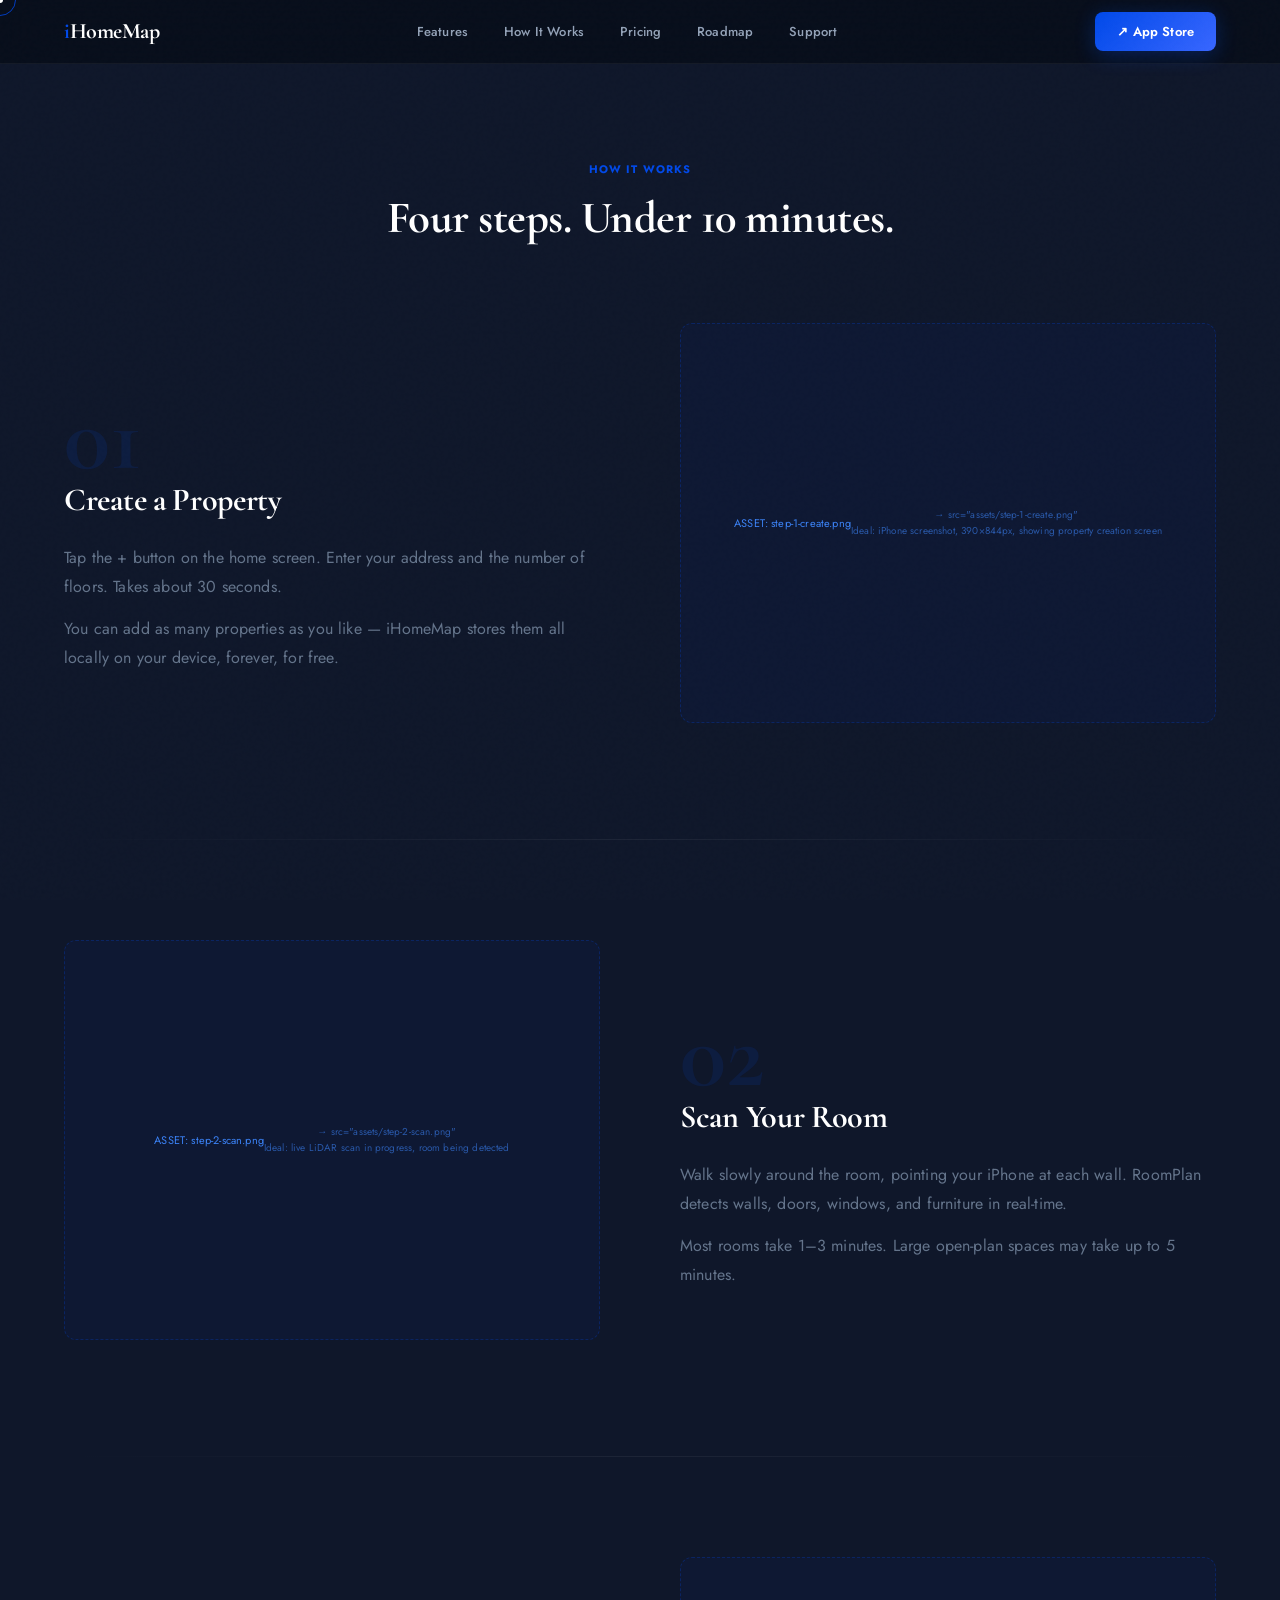
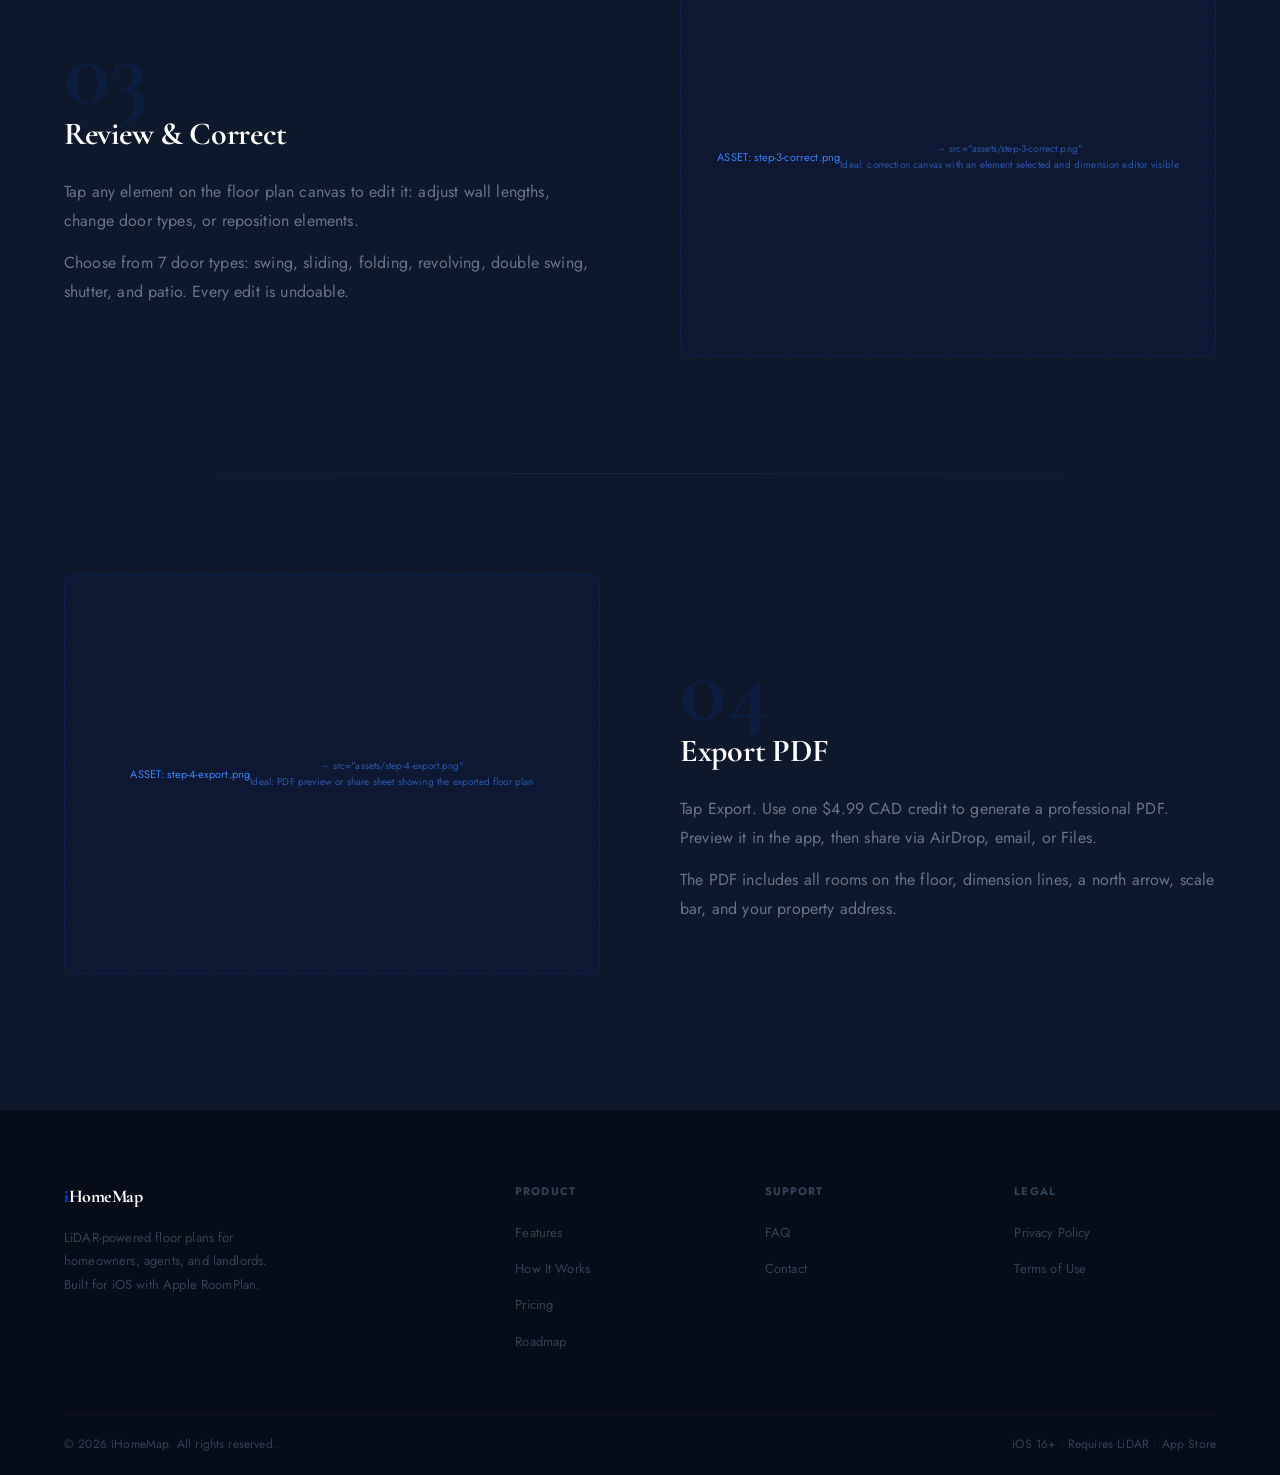
<file: how-it-works.html>
<!DOCTYPE html>
<html lang="en">
<head>
  <meta charset="UTF-8">
  <meta name="viewport" content="width=device-width, initial-scale=1.0">
  <title>How It Works — iHomeMap</title>
  <meta name="description" content="How iHomeMap works: create a property, scan with LiDAR, correct, and export a PDF in four steps.">
  <link rel="preconnect" href="https://fonts.googleapis.com">
  <link href="https://fonts.googleapis.com/css2?family=Cormorant+Garamond:ital,wght@0,300;0,400;0,500;0,600;0,700;1,300;1,400&family=Jost:wght@300;400;500;600;700&display=swap" rel="stylesheet">
  <link rel="stylesheet" href="css/styles.css">
</head>
<body>
  <div id="cursor-dot"></div>
  <div id="cursor-ring"></div>

  <nav>
    <a class="nav-logo" href="index.html"><b>i</b>HomeMap</a>
    <div class="nav-links">
      <a href="features.html">Features</a>
      <a href="how-it-works.html">How It Works</a>
      <a href="pricing.html">Pricing</a>
      <a href="roadmap.html">Roadmap</a>
      <a href="support.html">Support</a>
    </div>
    <a class="nav-cta" href="https://apps.apple.com/ca/app/ihomemap/id6770341864">↗ App Store</a>
    <div class="nav-progress" id="navProgress"></div>
  </nav>

  <div class="page-hero">
    <div class="section-tag">How It Works</div>
    <div class="section-title">Four steps. Under 10 minutes.</div>
  </div>

  <!-- Step 01 -->
  <section class="section" style="padding-top:0">
    <div class="section-inner two-col" style="gap:80px">
      <div class="reveal">
        <div style="font-family:'Cormorant Garamond',serif;font-size:6rem;font-weight:700;color:rgba(0,73,233,0.12);line-height:1;margin-bottom:-12px">01</div>
        <h2 style="font-family:'Cormorant Garamond',serif;font-size:2rem;font-weight:700;color:#fff;margin-bottom:16px;letter-spacing:-0.3px">Create a Property</h2>
        <p style="color:var(--muted);line-height:1.85;margin-bottom:12px">Tap the + button on the home screen. Enter your address and the number of floors. Takes about 30 seconds.</p>
        <p style="color:var(--muted);line-height:1.85">You can add as many properties as you like — iHomeMap stores them all locally on your device, forever, for free.</p>
      </div>
      <div class="step-asset reveal reveal-delay-2" style="min-height:400px">
        ASSET: step-1-create.png<br>
        <span style="font-size:10px;opacity:0.6">→ src="assets/step-1-create.png"<br>Ideal: iPhone screenshot, 390×844px, showing property creation screen</span>
      </div>
    </div>
  </section>

  <div class="divider"></div>

  <!-- Step 02 (image left) -->
  <section class="section">
    <div class="section-inner two-col" style="gap:80px">
      <div class="step-asset reveal reveal-delay-1" style="min-height:400px">
        ASSET: step-2-scan.png<br>
        <span style="font-size:10px;opacity:0.6">→ src="assets/step-2-scan.png"<br>Ideal: live LiDAR scan in progress, room being detected</span>
      </div>
      <div class="reveal reveal-delay-2">
        <div style="font-family:'Cormorant Garamond',serif;font-size:6rem;font-weight:700;color:rgba(0,73,233,0.12);line-height:1;margin-bottom:-12px">02</div>
        <h2 style="font-family:'Cormorant Garamond',serif;font-size:2rem;font-weight:700;color:#fff;margin-bottom:16px;letter-spacing:-0.3px">Scan Your Room</h2>
        <p style="color:var(--muted);line-height:1.85;margin-bottom:12px">Walk slowly around the room, pointing your iPhone at each wall. RoomPlan detects walls, doors, windows, and furniture in real-time.</p>
        <p style="color:var(--muted);line-height:1.85">Most rooms take 1–3 minutes. Large open-plan spaces may take up to 5 minutes.</p>
      </div>
    </div>
  </section>

  <div class="divider"></div>

  <!-- Step 03 -->
  <section class="section">
    <div class="section-inner two-col" style="gap:80px">
      <div class="reveal">
        <div style="font-family:'Cormorant Garamond',serif;font-size:6rem;font-weight:700;color:rgba(0,73,233,0.12);line-height:1;margin-bottom:-12px">03</div>
        <h2 style="font-family:'Cormorant Garamond',serif;font-size:2rem;font-weight:700;color:#fff;margin-bottom:16px;letter-spacing:-0.3px">Review &amp; Correct</h2>
        <p style="color:var(--muted);line-height:1.85;margin-bottom:12px">Tap any element on the floor plan canvas to edit it: adjust wall lengths, change door types, or reposition elements.</p>
        <p style="color:var(--muted);line-height:1.85">Choose from 7 door types: swing, sliding, folding, revolving, double swing, shutter, and patio. Every edit is undoable.</p>
      </div>
      <div class="step-asset reveal reveal-delay-2" style="min-height:400px">
        ASSET: step-3-correct.png<br>
        <span style="font-size:10px;opacity:0.6">→ src="assets/step-3-correct.png"<br>Ideal: correction canvas with an element selected and dimension editor visible</span>
      </div>
    </div>
  </section>

  <div class="divider"></div>

  <!-- Step 04 (image left) -->
  <section class="section" style="padding-bottom:120px">
    <div class="section-inner two-col" style="gap:80px">
      <div class="step-asset reveal reveal-delay-1" style="min-height:400px">
        ASSET: step-4-export.png<br>
        <span style="font-size:10px;opacity:0.6">→ src="assets/step-4-export.png"<br>Ideal: PDF preview or share sheet showing the exported floor plan</span>
      </div>
      <div class="reveal reveal-delay-2">
        <div style="font-family:'Cormorant Garamond',serif;font-size:6rem;font-weight:700;color:rgba(0,73,233,0.12);line-height:1;margin-bottom:-12px">04</div>
        <h2 style="font-family:'Cormorant Garamond',serif;font-size:2rem;font-weight:700;color:#fff;margin-bottom:16px;letter-spacing:-0.3px">Export PDF</h2>
        <p style="color:var(--muted);line-height:1.85;margin-bottom:12px">Tap Export. Use one $4.99 CAD credit to generate a professional PDF. Preview it in the app, then share via AirDrop, email, or Files.</p>
        <p style="color:var(--muted);line-height:1.85">The PDF includes all rooms on the floor, dimension lines, a north arrow, scale bar, and your property address.</p>
      </div>
    </div>
  </section>

  <footer>
    <div class="footer-grid">
      <div class="footer-brand">
        <a href="index.html" class="logo"><b>i</b>HomeMap</a>
        <p>LiDAR-powered floor plans for homeowners, agents, and landlords. Built for iOS with Apple RoomPlan.</p>
      </div>
      <div>
        <h5>Product</h5>
        <ul>
          <li><a href="features.html">Features</a></li>
          <li><a href="how-it-works.html">How It Works</a></li>
          <li><a href="pricing.html">Pricing</a></li>
          <li><a href="roadmap.html">Roadmap</a></li>
        </ul>
      </div>
      <div>
        <h5>Support</h5>
        <ul>
          <li><a href="support.html">FAQ</a></li>
          <li><a href="mailto:support@ihomemap.com">Contact</a></li>
        </ul>
      </div>
      <div>
        <h5>Legal</h5>
        <ul>
          <li><a href="privacy.html">Privacy Policy</a></li>
          <li><a href="terms.html">Terms of Use</a></li>
        </ul>
      </div>
    </div>
    <div class="footer-bottom">
      <span>© 2026 iHomeMap. All rights reserved.</span>
      <span>iOS 16+ · Requires LiDAR · App Store</span>
    </div>
  </footer>

  <script src="js/main.js"></script>
</body>
</html>
</file>
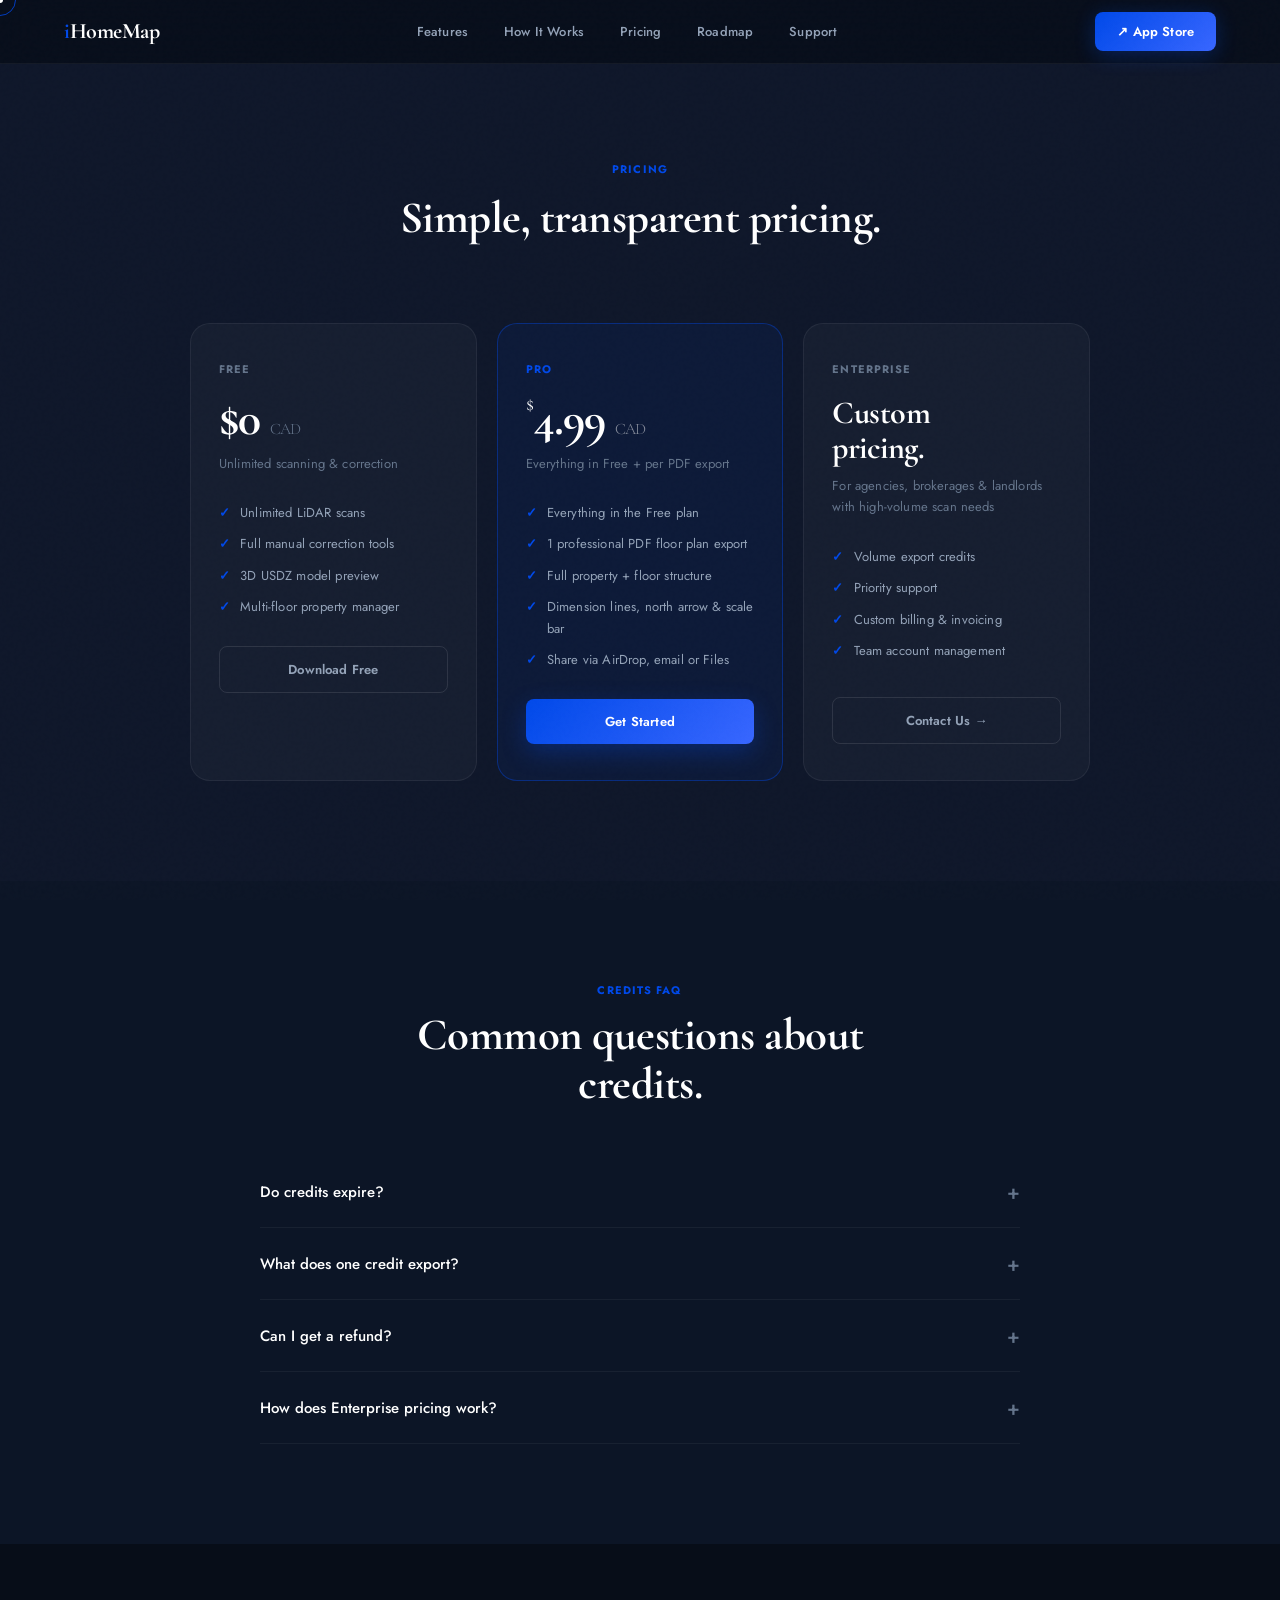
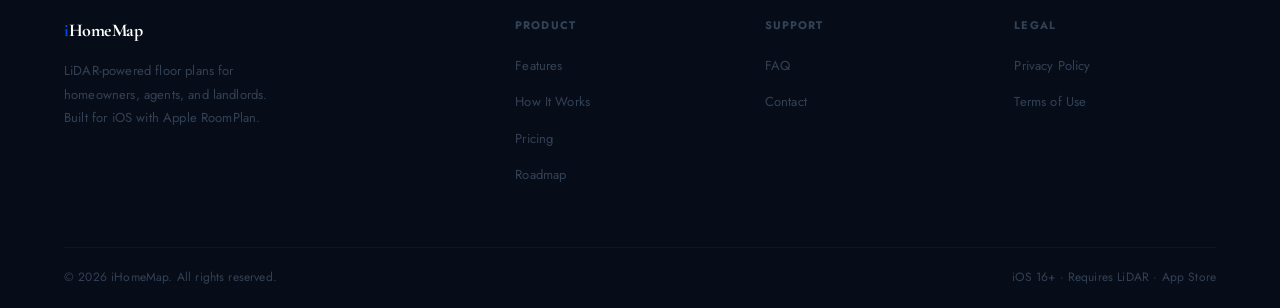
<file: pricing.html>
<!DOCTYPE html>
<html lang="en">
<head>
  <meta charset="UTF-8">
  <meta name="viewport" content="width=device-width, initial-scale=1.0">
  <title>Pricing — iHomeMap</title>
  <meta name="description" content="iHomeMap pricing: free to scan, $4.99 CAD per PDF export, enterprise contact.">
  <link rel="preconnect" href="https://fonts.googleapis.com">
  <link href="https://fonts.googleapis.com/css2?family=Cormorant+Garamond:ital,wght@0,300;0,400;0,500;0,600;0,700;1,300;1,400&family=Jost:wght@300;400;500;600;700&display=swap" rel="stylesheet">
  <link rel="stylesheet" href="css/styles.css">
</head>
<body>
  <div id="cursor-dot"></div>
  <div id="cursor-ring"></div>

  <nav>
    <a class="nav-logo" href="index.html"><b>i</b>HomeMap</a>
    <div class="nav-links">
      <a href="features.html">Features</a>
      <a href="how-it-works.html">How It Works</a>
      <a href="pricing.html">Pricing</a>
      <a href="roadmap.html">Roadmap</a>
      <a href="support.html">Support</a>
    </div>
    <a class="nav-cta" href="https://apps.apple.com/ca/app/ihomemap/id6770341864">↗ App Store</a>
    <div class="nav-progress" id="navProgress"></div>
  </nav>

  <div class="page-hero">
    <div class="section-tag">Pricing</div>
    <div class="section-title">Simple, transparent pricing.</div>
  </div>

  <section class="section" style="padding-top:0">
    <div class="section-inner">
      <div class="pricing-grid reveal reveal-delay-2">
        <div class="p-card">
          <div class="p-tier">Free</div>
          <div class="p-price">$0 <span style="font-size:1rem;font-weight:300;color:var(--muted)">CAD</span></div>
          <div class="p-desc">Unlimited scanning &amp; correction</div>
          <ul class="p-features">
            <li>Unlimited LiDAR scans</li>
            <li>Full manual correction tools</li>
            <li>3D USDZ model preview</li>
            <li>Multi-floor property manager</li>
          </ul>
          <a href="https://apps.apple.com/ca/app/ihomemap/id6770341864" class="p-cta">Download Free</a>
        </div>
        <div class="p-card featured">
          <div class="p-tier">Pro</div>
          <div class="p-price"><sup>$</sup>4.99 <span style="font-size:1rem;font-weight:300;color:rgba(255,255,255,0.5)">CAD</span></div>
          <div class="p-desc">Everything in Free + per PDF export</div>
          <ul class="p-features">
            <li>Everything in the Free plan</li>
            <li>1 professional PDF floor plan export</li>
            <li>Full property + floor structure</li>
            <li>Dimension lines, north arrow &amp; scale bar</li>
            <li>Share via AirDrop, email or Files</li>
          </ul>
          <a href="https://apps.apple.com/ca/app/ihomemap/id6770341864" class="p-cta">Get Started</a>
        </div>
        <div class="p-card" style="display:flex;flex-direction:column;justify-content:space-between">
          <div>
            <div class="p-tier">Enterprise</div>
            <div style="font-family:'Cormorant Garamond',serif;font-size:2rem;font-weight:700;color:#fff;margin-bottom:10px;letter-spacing:-0.5px;line-height:1.1">Custom<br>pricing.</div>
            <div class="p-desc">For agencies, brokerages &amp; landlords with high-volume scan needs</div>
            <ul class="p-features">
              <li>Volume export credits</li>
              <li>Priority support</li>
              <li>Custom billing &amp; invoicing</li>
              <li>Team account management</li>
            </ul>
          </div>
          <a href="mailto:hello@ihomemap.com" class="p-cta" style="margin-top:28px">Contact Us →</a>
        </div>
      </div>
    </div>
  </section>

  <section class="section" style="background:var(--navy2)">
    <div class="section-inner">
      <div class="section-tag reveal" style="text-align:center">Credits FAQ</div>
      <div class="section-title reveal reveal-delay-1" style="text-align:center;max-width:500px;margin-left:auto;margin-right:auto">Common questions about credits.</div>
      <div class="faq-list">
        <div class="faq-item">
          <button class="faq-q">Do credits expire? <span class="faq-icon">+</span></button>
          <div class="faq-a"><div class="faq-a-inner">No. PDF export credits never expire. Purchase them whenever you need them and use them at any time.</div></div>
        </div>
        <div class="faq-item">
          <button class="faq-q">What does one credit export? <span class="faq-icon">+</span></button>
          <div class="faq-a"><div class="faq-a-inner">One $4.99 CAD credit exports a single floor-level PDF. The PDF includes all rooms scanned on that floor, with dimension lines, a north arrow, scale bar, and your property address header.</div></div>
        </div>
        <div class="faq-item">
          <button class="faq-q">Can I get a refund? <span class="faq-icon">+</span></button>
          <div class="faq-a"><div class="faq-a-inner">Refunds are handled by Apple. Visit reportaproblem.apple.com to submit a refund request. Credits that have already been used to generate an export cannot be refunded.</div></div>
        </div>
        <div class="faq-item">
          <button class="faq-q">How does Enterprise pricing work? <span class="faq-icon">+</span></button>
          <div class="faq-a"><div class="faq-a-inner">For high-volume users — real estate agencies, property management firms, brokerages — we offer custom credit arrangements and invoicing. Email hello@ihomemap.com with your estimated monthly scan volume.</div></div>
        </div>
      </div>
    </div>
  </section>

  <footer>
    <div class="footer-grid">
      <div class="footer-brand">
        <a href="index.html" class="logo"><b>i</b>HomeMap</a>
        <p>LiDAR-powered floor plans for homeowners, agents, and landlords. Built for iOS with Apple RoomPlan.</p>
      </div>
      <div>
        <h5>Product</h5>
        <ul>
          <li><a href="features.html">Features</a></li>
          <li><a href="how-it-works.html">How It Works</a></li>
          <li><a href="pricing.html">Pricing</a></li>
          <li><a href="roadmap.html">Roadmap</a></li>
        </ul>
      </div>
      <div>
        <h5>Support</h5>
        <ul>
          <li><a href="support.html">FAQ</a></li>
          <li><a href="mailto:support@ihomemap.com">Contact</a></li>
        </ul>
      </div>
      <div>
        <h5>Legal</h5>
        <ul>
          <li><a href="privacy.html">Privacy Policy</a></li>
          <li><a href="terms.html">Terms of Use</a></li>
        </ul>
      </div>
    </div>
    <div class="footer-bottom">
      <span>© 2026 iHomeMap. All rights reserved.</span>
      <span>iOS 16+ · Requires LiDAR · App Store</span>
    </div>
  </footer>

  <script src="js/main.js"></script>
</body>
</html>
</file>
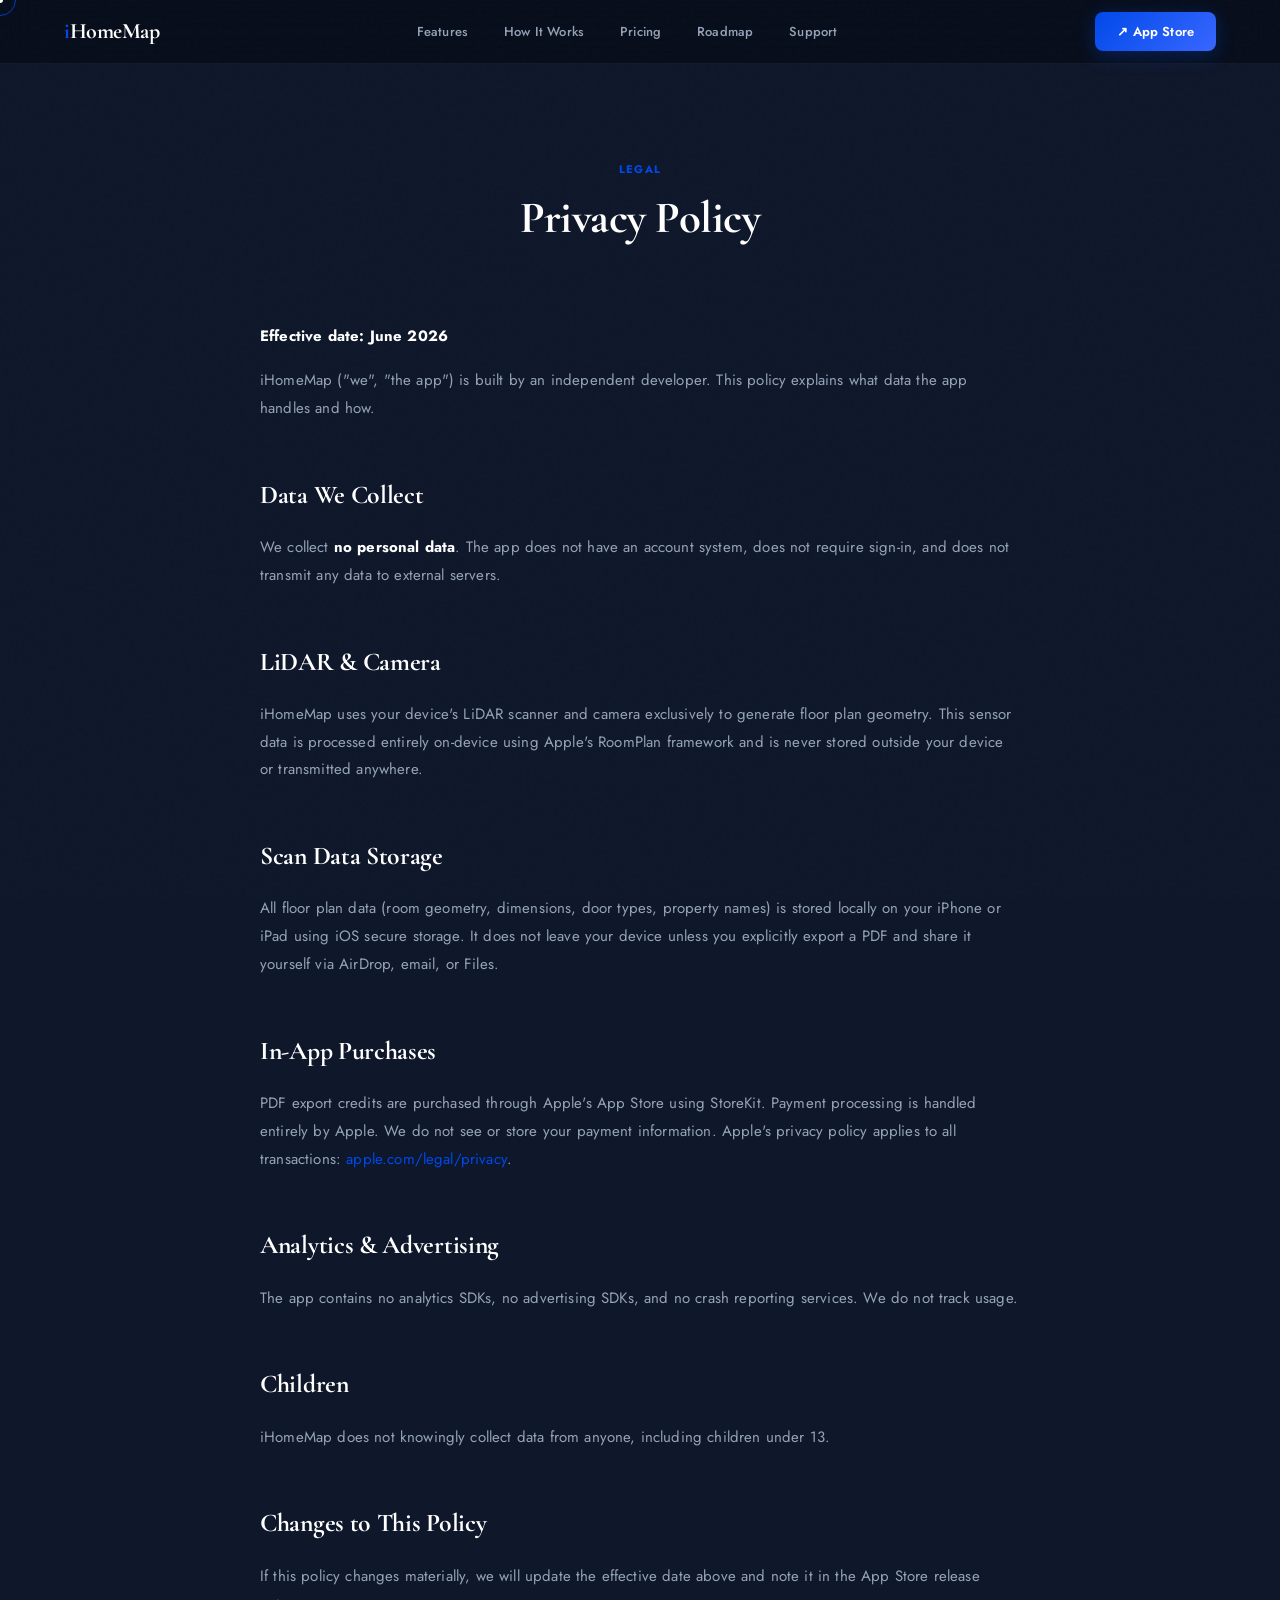
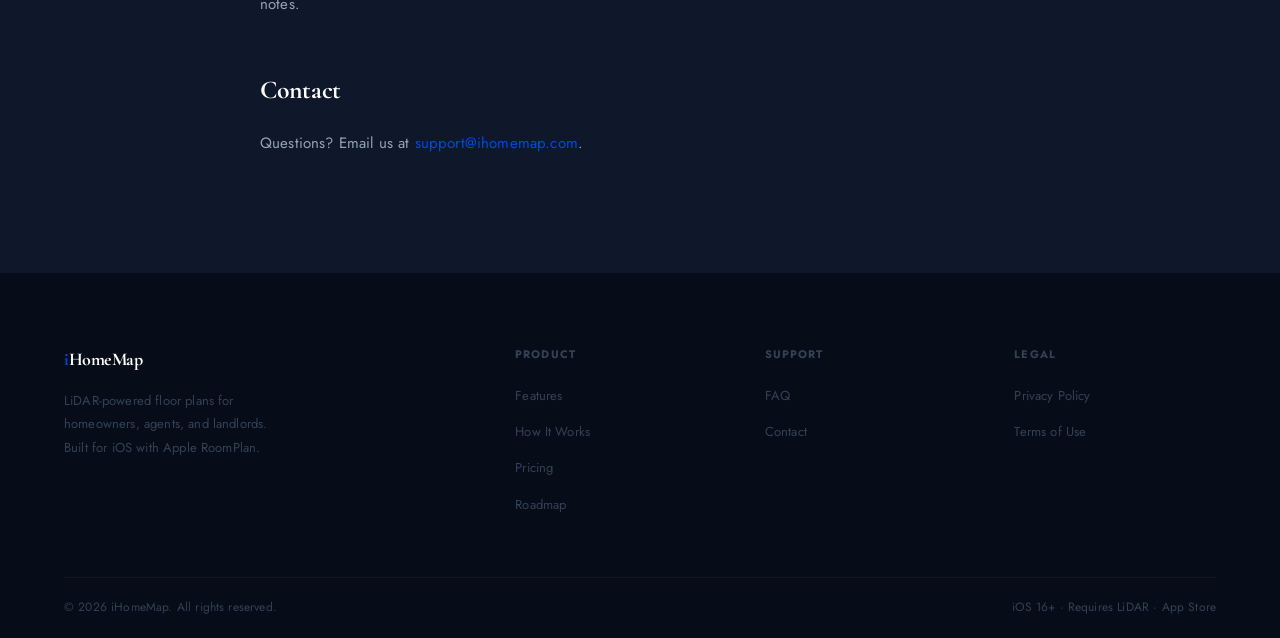
<file: privacy.html>
<!DOCTYPE html>
<html lang="en">
<head>
  <meta charset="UTF-8">
  <meta name="viewport" content="width=device-width, initial-scale=1.0">
  <title>Privacy Policy — iHomeMap</title>
  <meta name="description" content="iHomeMap Privacy Policy — your scan data stays on your device.">
  <link rel="preconnect" href="https://fonts.googleapis.com">
  <link href="https://fonts.googleapis.com/css2?family=Cormorant+Garamond:ital,wght@0,300;0,400;0,500;0,600;0,700;1,300;1,400&family=Jost:wght@300;400;500;600;700&display=swap" rel="stylesheet">
  <link rel="stylesheet" href="css/styles.css">
</head>
<body>
  <div id="cursor-dot"></div>
  <div id="cursor-ring"></div>

  <nav>
    <a class="nav-logo" href="index.html"><b>i</b>HomeMap</a>
    <div class="nav-links">
      <a href="features.html">Features</a>
      <a href="how-it-works.html">How It Works</a>
      <a href="pricing.html">Pricing</a>
      <a href="roadmap.html">Roadmap</a>
      <a href="support.html">Support</a>
    </div>
    <a class="nav-cta" href="https://apps.apple.com/ca/app/ihomemap/id6770341864">↗ App Store</a>
    <div class="nav-progress" id="navProgress"></div>
  </nav>

  <div class="page-hero">
    <div class="section-tag">Legal</div>
    <div class="section-title">Privacy Policy</div>
  </div>

  <section class="section" style="padding-top:0">
    <div class="prose">
      <p><strong style="color:#fff">Effective date: June 2026</strong></p>
      <p>iHomeMap ("we", "the app") is built by an independent developer. This policy explains what data the app handles and how.</p>

      <h2>Data We Collect</h2>
      <p>We collect <strong style="color:#fff">no personal data</strong>. The app does not have an account system, does not require sign-in, and does not transmit any data to external servers.</p>

      <h2>LiDAR &amp; Camera</h2>
      <p>iHomeMap uses your device's LiDAR scanner and camera exclusively to generate floor plan geometry. This sensor data is processed entirely on-device using Apple's RoomPlan framework and is never stored outside your device or transmitted anywhere.</p>

      <h2>Scan Data Storage</h2>
      <p>All floor plan data (room geometry, dimensions, door types, property names) is stored locally on your iPhone or iPad using iOS secure storage. It does not leave your device unless you explicitly export a PDF and share it yourself via AirDrop, email, or Files.</p>

      <h2>In-App Purchases</h2>
      <p>PDF export credits are purchased through Apple's App Store using StoreKit. Payment processing is handled entirely by Apple. We do not see or store your payment information. Apple's privacy policy applies to all transactions: <a href="https://www.apple.com/legal/privacy/" target="_blank">apple.com/legal/privacy</a>.</p>

      <h2>Analytics &amp; Advertising</h2>
      <p>The app contains no analytics SDKs, no advertising SDKs, and no crash reporting services. We do not track usage.</p>

      <h2>Children</h2>
      <p>iHomeMap does not knowingly collect data from anyone, including children under 13.</p>

      <h2>Changes to This Policy</h2>
      <p>If this policy changes materially, we will update the effective date above and note it in the App Store release notes.</p>

      <h2>Contact</h2>
      <p>Questions? Email us at <a href="mailto:support@ihomemap.com">support@ihomemap.com</a>.</p>
    </div>
  </section>

  <footer>
    <div class="footer-grid">
      <div class="footer-brand">
        <a href="index.html" class="logo"><b>i</b>HomeMap</a>
        <p>LiDAR-powered floor plans for homeowners, agents, and landlords. Built for iOS with Apple RoomPlan.</p>
      </div>
      <div>
        <h5>Product</h5>
        <ul>
          <li><a href="features.html">Features</a></li>
          <li><a href="how-it-works.html">How It Works</a></li>
          <li><a href="pricing.html">Pricing</a></li>
          <li><a href="roadmap.html">Roadmap</a></li>
        </ul>
      </div>
      <div>
        <h5>Support</h5>
        <ul>
          <li><a href="support.html">FAQ</a></li>
          <li><a href="mailto:support@ihomemap.com">Contact</a></li>
        </ul>
      </div>
      <div>
        <h5>Legal</h5>
        <ul>
          <li><a href="privacy.html">Privacy Policy</a></li>
          <li><a href="terms.html">Terms of Use</a></li>
        </ul>
      </div>
    </div>
    <div class="footer-bottom">
      <span>© 2026 iHomeMap. All rights reserved.</span>
      <span>iOS 16+ · Requires LiDAR · App Store</span>
    </div>
  </footer>

  <script src="js/main.js"></script>
</body>
</html>
</file>
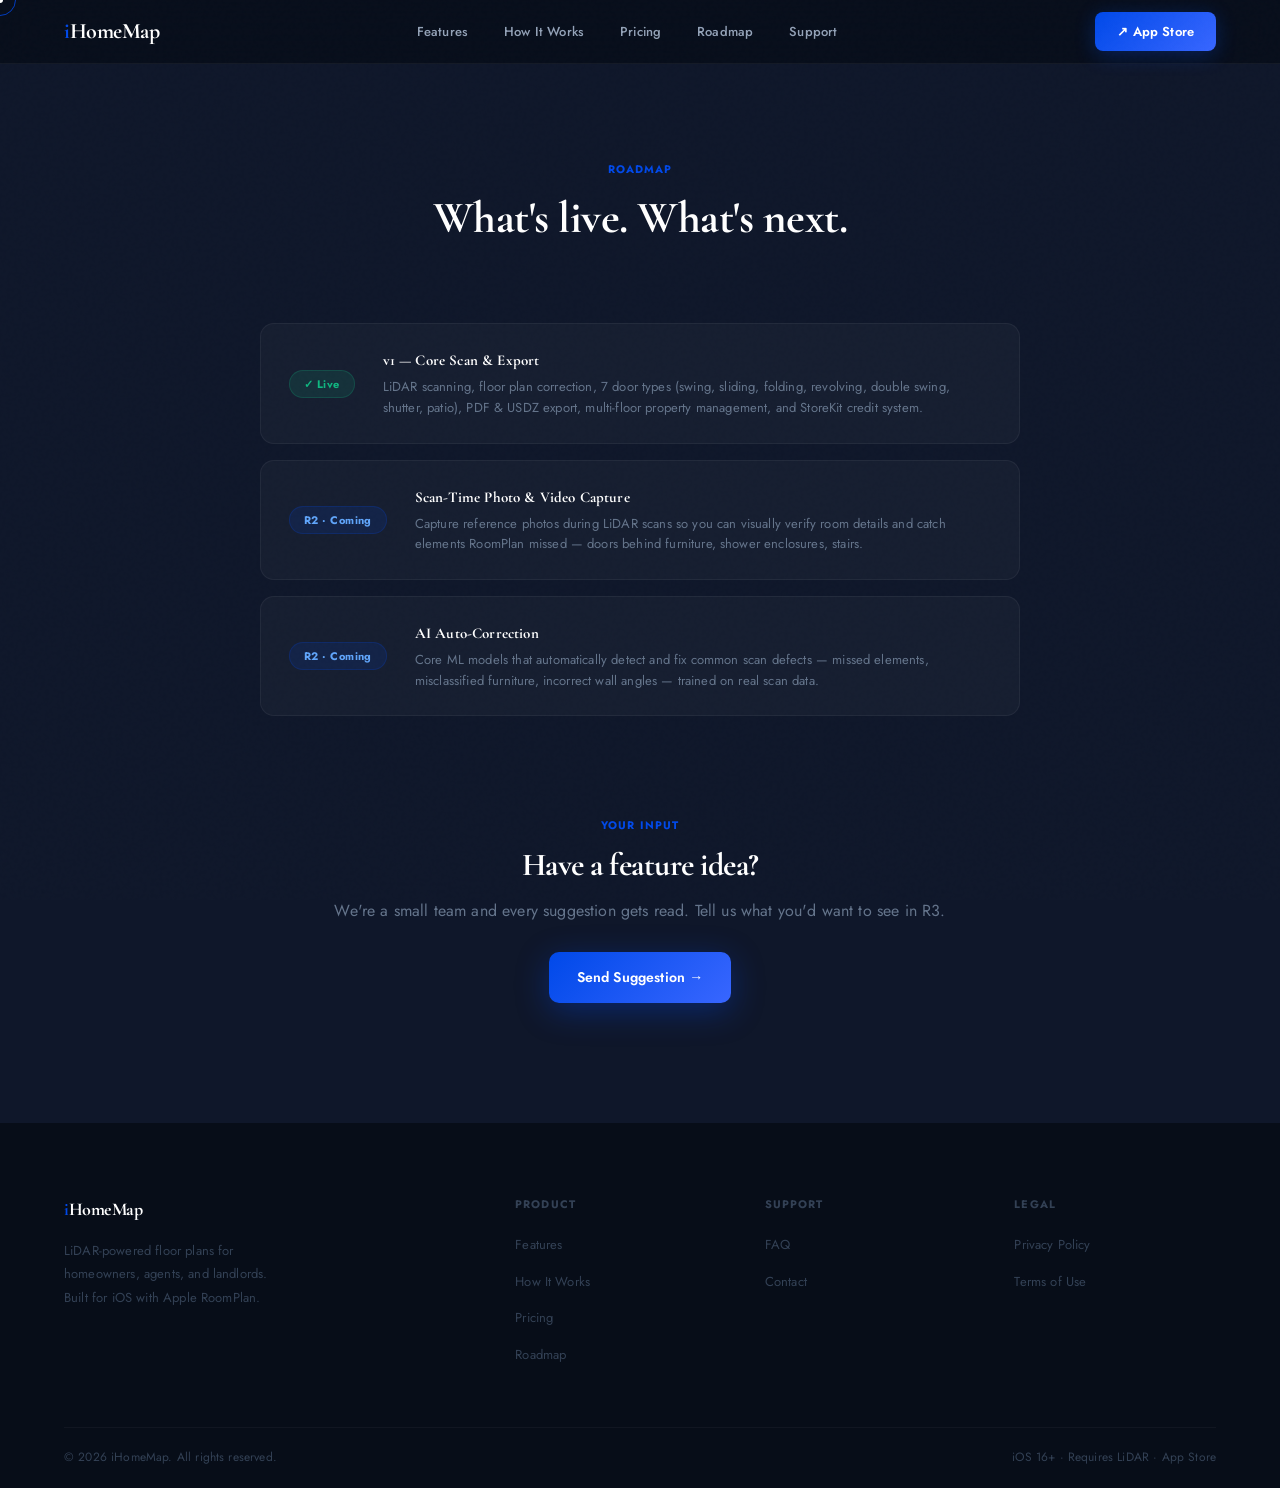
<file: roadmap.html>
<!DOCTYPE html>
<html lang="en">
<head>
  <meta charset="UTF-8">
  <meta name="viewport" content="width=device-width, initial-scale=1.0">
  <title>Roadmap — iHomeMap</title>
  <meta name="description" content="iHomeMap product roadmap: what's live in v1 and what's coming in Release 2.">
  <link rel="preconnect" href="https://fonts.googleapis.com">
  <link href="https://fonts.googleapis.com/css2?family=Cormorant+Garamond:ital,wght@0,300;0,400;0,500;0,600;0,700;1,300;1,400&family=Jost:wght@300;400;500;600;700&display=swap" rel="stylesheet">
  <link rel="stylesheet" href="css/styles.css">
</head>
<body>
  <div id="cursor-dot"></div>
  <div id="cursor-ring"></div>

  <nav>
    <a class="nav-logo" href="index.html"><b>i</b>HomeMap</a>
    <div class="nav-links">
      <a href="features.html">Features</a>
      <a href="how-it-works.html">How It Works</a>
      <a href="pricing.html">Pricing</a>
      <a href="roadmap.html">Roadmap</a>
      <a href="support.html">Support</a>
    </div>
    <a class="nav-cta" href="https://apps.apple.com/ca/app/ihomemap/id6770341864">↗ App Store</a>
    <div class="nav-progress" id="navProgress"></div>
  </nav>

  <div class="page-hero">
    <div class="section-tag">Roadmap</div>
    <div class="section-title">What's live. What's next.</div>
  </div>

  <section class="section" style="padding-top:0">
    <div class="section-inner">
      <div class="roadmap-list">
        <div class="rm-item reveal reveal-delay-1">
          <div class="rm-badge badge-live">✓ Live</div>
          <div>
            <h4>v1 — Core Scan &amp; Export</h4>
            <p>LiDAR scanning, floor plan correction, 7 door types (swing, sliding, folding, revolving, double swing, shutter, patio), PDF &amp; USDZ export, multi-floor property management, and StoreKit credit system.</p>
          </div>
        </div>
        <div class="rm-item reveal reveal-delay-2">
          <div class="rm-badge badge-r2">R2 · Coming</div>
          <div>
            <h4>Scan-Time Photo &amp; Video Capture</h4>
            <p>Capture reference photos during LiDAR scans so you can visually verify room details and catch elements RoomPlan missed — doors behind furniture, shower enclosures, stairs.</p>
          </div>
        </div>
        <div class="rm-item reveal reveal-delay-3">
          <div class="rm-badge badge-r2">R2 · Coming</div>
          <div>
            <h4>AI Auto-Correction</h4>
            <p>Core ML models that automatically detect and fix common scan defects — missed elements, misclassified furniture, incorrect wall angles — trained on real scan data.</p>
          </div>
        </div>
      </div>
    </div>
  </section>

  <section class="section" style="padding-top:0;padding-bottom:120px">
    <div style="max-width:760px;margin:0 auto;text-align:center">
      <div class="section-tag reveal">Your Input</div>
      <div class="section-title reveal reveal-delay-1" style="font-size:2rem;margin-bottom:16px">Have a feature idea?</div>
      <p style="color:var(--muted);margin-bottom:28px" class="reveal reveal-delay-2">We're a small team and every suggestion gets read. Tell us what you'd want to see in R3.</p>
      <a href="mailto:hello@ihomemap.com?subject=Feature%20Suggestion" class="btn btn-p reveal reveal-delay-3" style="display:inline-flex">Send Suggestion →</a>
    </div>
  </section>

  <footer>
    <div class="footer-grid">
      <div class="footer-brand">
        <a href="index.html" class="logo"><b>i</b>HomeMap</a>
        <p>LiDAR-powered floor plans for homeowners, agents, and landlords. Built for iOS with Apple RoomPlan.</p>
      </div>
      <div>
        <h5>Product</h5>
        <ul>
          <li><a href="features.html">Features</a></li>
          <li><a href="how-it-works.html">How It Works</a></li>
          <li><a href="pricing.html">Pricing</a></li>
          <li><a href="roadmap.html">Roadmap</a></li>
        </ul>
      </div>
      <div>
        <h5>Support</h5>
        <ul>
          <li><a href="support.html">FAQ</a></li>
          <li><a href="mailto:support@ihomemap.com">Contact</a></li>
        </ul>
      </div>
      <div>
        <h5>Legal</h5>
        <ul>
          <li><a href="privacy.html">Privacy Policy</a></li>
          <li><a href="terms.html">Terms of Use</a></li>
        </ul>
      </div>
    </div>
    <div class="footer-bottom">
      <span>© 2026 iHomeMap. All rights reserved.</span>
      <span>iOS 16+ · Requires LiDAR · App Store</span>
    </div>
  </footer>

  <script src="js/main.js"></script>
</body>
</html>
</file>
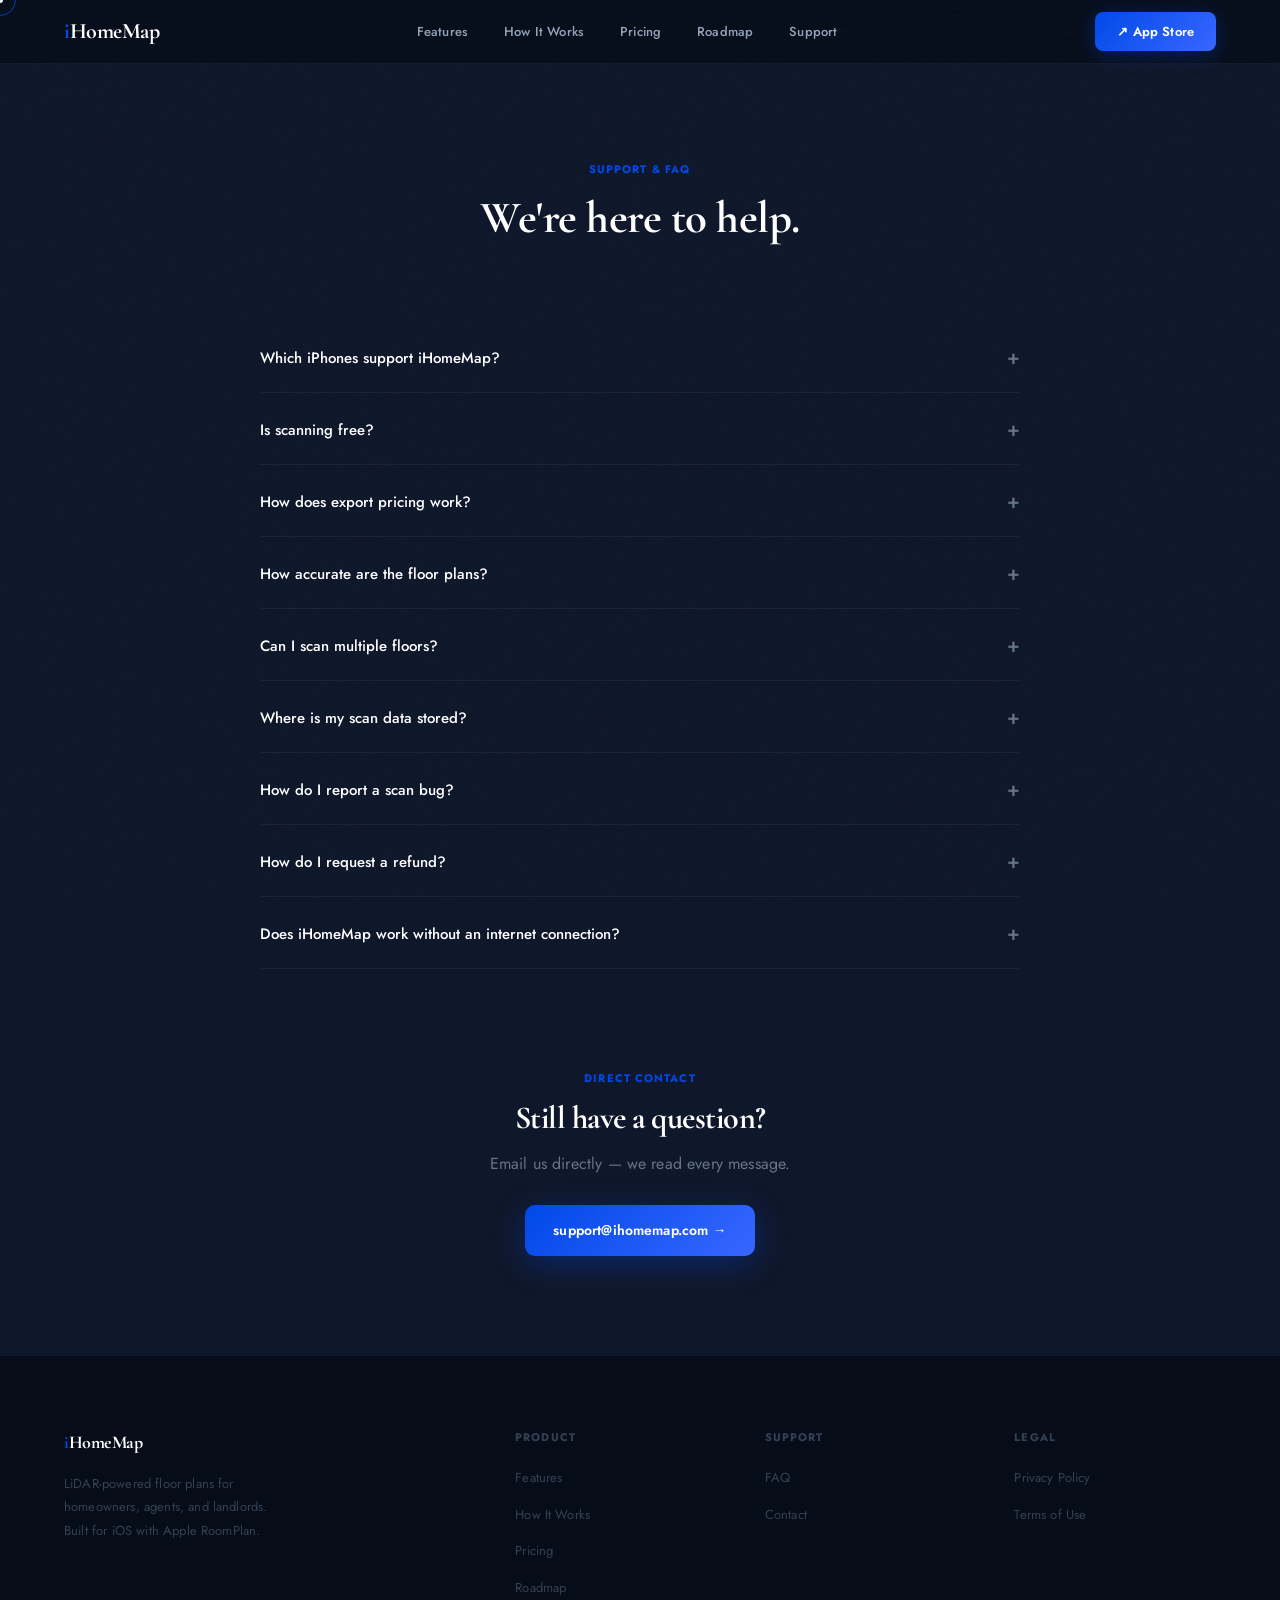
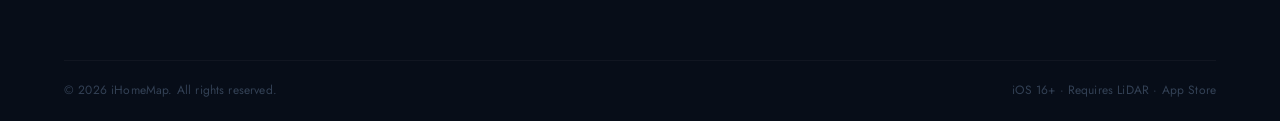
<file: support.html>
<!DOCTYPE html>
<html lang="en">
<head>
  <meta charset="UTF-8">
  <meta name="viewport" content="width=device-width, initial-scale=1.0">
  <title>Support &amp; FAQ — iHomeMap</title>
  <meta name="description" content="iHomeMap support — common questions about LiDAR scanning, PDF exports, pricing, and device requirements.">
  <link rel="preconnect" href="https://fonts.googleapis.com">
  <link href="https://fonts.googleapis.com/css2?family=Cormorant+Garamond:ital,wght@0,300;0,400;0,500;0,600;0,700;1,300;1,400&family=Jost:wght@300;400;500;600;700&display=swap" rel="stylesheet">
  <link rel="stylesheet" href="css/styles.css">
</head>
<body>
  <div id="cursor-dot"></div>
  <div id="cursor-ring"></div>

  <nav>
    <a class="nav-logo" href="index.html"><b>i</b>HomeMap</a>
    <div class="nav-links">
      <a href="features.html">Features</a>
      <a href="how-it-works.html">How It Works</a>
      <a href="pricing.html">Pricing</a>
      <a href="roadmap.html">Roadmap</a>
      <a href="support.html">Support</a>
    </div>
    <a class="nav-cta" href="https://apps.apple.com/ca/app/ihomemap/id6770341864">↗ App Store</a>
    <div class="nav-progress" id="navProgress"></div>
  </nav>

  <div class="page-hero">
    <div class="section-tag">Support &amp; FAQ</div>
    <div class="section-title">We're here to help.</div>
  </div>

  <section class="section" style="padding-top:0">
    <div class="section-inner">
      <div class="faq-list">
        <div class="faq-item">
          <button class="faq-q">Which iPhones support iHomeMap? <span class="faq-icon">+</span></button>
          <div class="faq-a"><div class="faq-a-inner">iHomeMap requires an iPhone or iPad with a LiDAR Scanner running iOS 16 or later. LiDAR is available on: iPhone 12 Pro, 13 Pro, 14 Pro, 15 Pro (all variants), iPad Pro (2020 and later). Standard iPhone models do not have LiDAR and are not supported for scanning.</div></div>
        </div>
        <div class="faq-item">
          <button class="faq-q">Is scanning free? <span class="faq-icon">+</span></button>
          <div class="faq-a"><div class="faq-a-inner">Yes — scanning and manual correction are completely free with no limits. Credits are only required when you export a floor plan as a PDF. The 3D USDZ model preview inside the app is always free.</div></div>
        </div>
        <div class="faq-item">
          <button class="faq-q">How does export pricing work? <span class="faq-icon">+</span></button>
          <div class="faq-a"><div class="faq-a-inner">Each PDF export costs $4.99 CAD, purchased directly through the App Store as an in-app purchase. There are no subscriptions or bundles — you pay per export, only when you need one. For high-volume needs, contact us about enterprise pricing.</div></div>
        </div>
        <div class="faq-item">
          <button class="faq-q">How accurate are the floor plans? <span class="faq-icon">+</span></button>
          <div class="faq-a"><div class="faq-a-inner">iHomeMap uses Apple's RoomPlan framework which is accurate to within a few centimetres on most surfaces. Accuracy can be reduced by highly reflective surfaces (mirrors, glass), very dark rooms, or rooms smaller than ~2m × 2m. The manual correction tools let you fine-tune any measurement after scanning.</div></div>
        </div>
        <div class="faq-item">
          <button class="faq-q">Can I scan multiple floors? <span class="faq-icon">+</span></button>
          <div class="faq-a"><div class="faq-a-inner">Yes. Create a property, add as many floors as needed, then scan each room within each floor. Each floor's scans are combined into a single PDF export. You use one credit per floor-level PDF export.</div></div>
        </div>
        <div class="faq-item">
          <button class="faq-q">Where is my scan data stored? <span class="faq-icon">+</span></button>
          <div class="faq-a"><div class="faq-a-inner">All scan data is stored locally on your device using iOS secure storage. Nothing is uploaded to external servers. Your floor plan data stays private on your phone.</div></div>
        </div>
        <div class="faq-item">
          <button class="faq-q">How do I report a scan bug? <span class="faq-icon">+</span></button>
          <div class="faq-a"><div class="faq-a-inner">Email us at support@ihomemap.com with a description of the issue and the device model you're using (e.g. iPhone 15 Pro). Screenshots or screen recordings are very helpful. We aim to respond within 2 business days.</div></div>
        </div>
        <div class="faq-item">
          <button class="faq-q">How do I request a refund? <span class="faq-icon">+</span></button>
          <div class="faq-a"><div class="faq-a-inner">Refunds for in-app purchases are handled by Apple. Visit reportaproblem.apple.com, find the iHomeMap purchase, and select "Request a Refund." Apple typically processes refund requests within 48 hours.</div></div>
        </div>
        <div class="faq-item">
          <button class="faq-q">Does iHomeMap work without an internet connection? <span class="faq-icon">+</span></button>
          <div class="faq-a"><div class="faq-a-inner">Yes — all scanning and correction works fully offline. An internet connection is only required to purchase PDF export credits through the App Store.</div></div>
        </div>
      </div>
    </div>
  </section>

  <section class="section" style="padding-top:0;padding-bottom:100px">
    <div style="max-width:760px;margin:0 auto;text-align:center">
      <div class="section-tag reveal">Direct Contact</div>
      <div class="section-title reveal reveal-delay-1" style="font-size:2rem;margin-bottom:16px">Still have a question?</div>
      <p style="color:var(--muted);margin-bottom:28px" class="reveal reveal-delay-2">Email us directly — we read every message.</p>
      <a href="mailto:support@ihomemap.com" class="btn btn-p reveal reveal-delay-3" style="display:inline-flex">support@ihomemap.com →</a>
    </div>
  </section>

  <footer>
    <div class="footer-grid">
      <div class="footer-brand">
        <a href="index.html" class="logo"><b>i</b>HomeMap</a>
        <p>LiDAR-powered floor plans for homeowners, agents, and landlords. Built for iOS with Apple RoomPlan.</p>
      </div>
      <div>
        <h5>Product</h5>
        <ul>
          <li><a href="features.html">Features</a></li>
          <li><a href="how-it-works.html">How It Works</a></li>
          <li><a href="pricing.html">Pricing</a></li>
          <li><a href="roadmap.html">Roadmap</a></li>
        </ul>
      </div>
      <div>
        <h5>Support</h5>
        <ul>
          <li><a href="support.html">FAQ</a></li>
          <li><a href="mailto:support@ihomemap.com">Contact</a></li>
        </ul>
      </div>
      <div>
        <h5>Legal</h5>
        <ul>
          <li><a href="privacy.html">Privacy Policy</a></li>
          <li><a href="terms.html">Terms of Use</a></li>
        </ul>
      </div>
    </div>
    <div class="footer-bottom">
      <span>© 2026 iHomeMap. All rights reserved.</span>
      <span>iOS 16+ · Requires LiDAR · App Store</span>
    </div>
  </footer>

  <script src="js/main.js"></script>
</body>
</html>
</file>
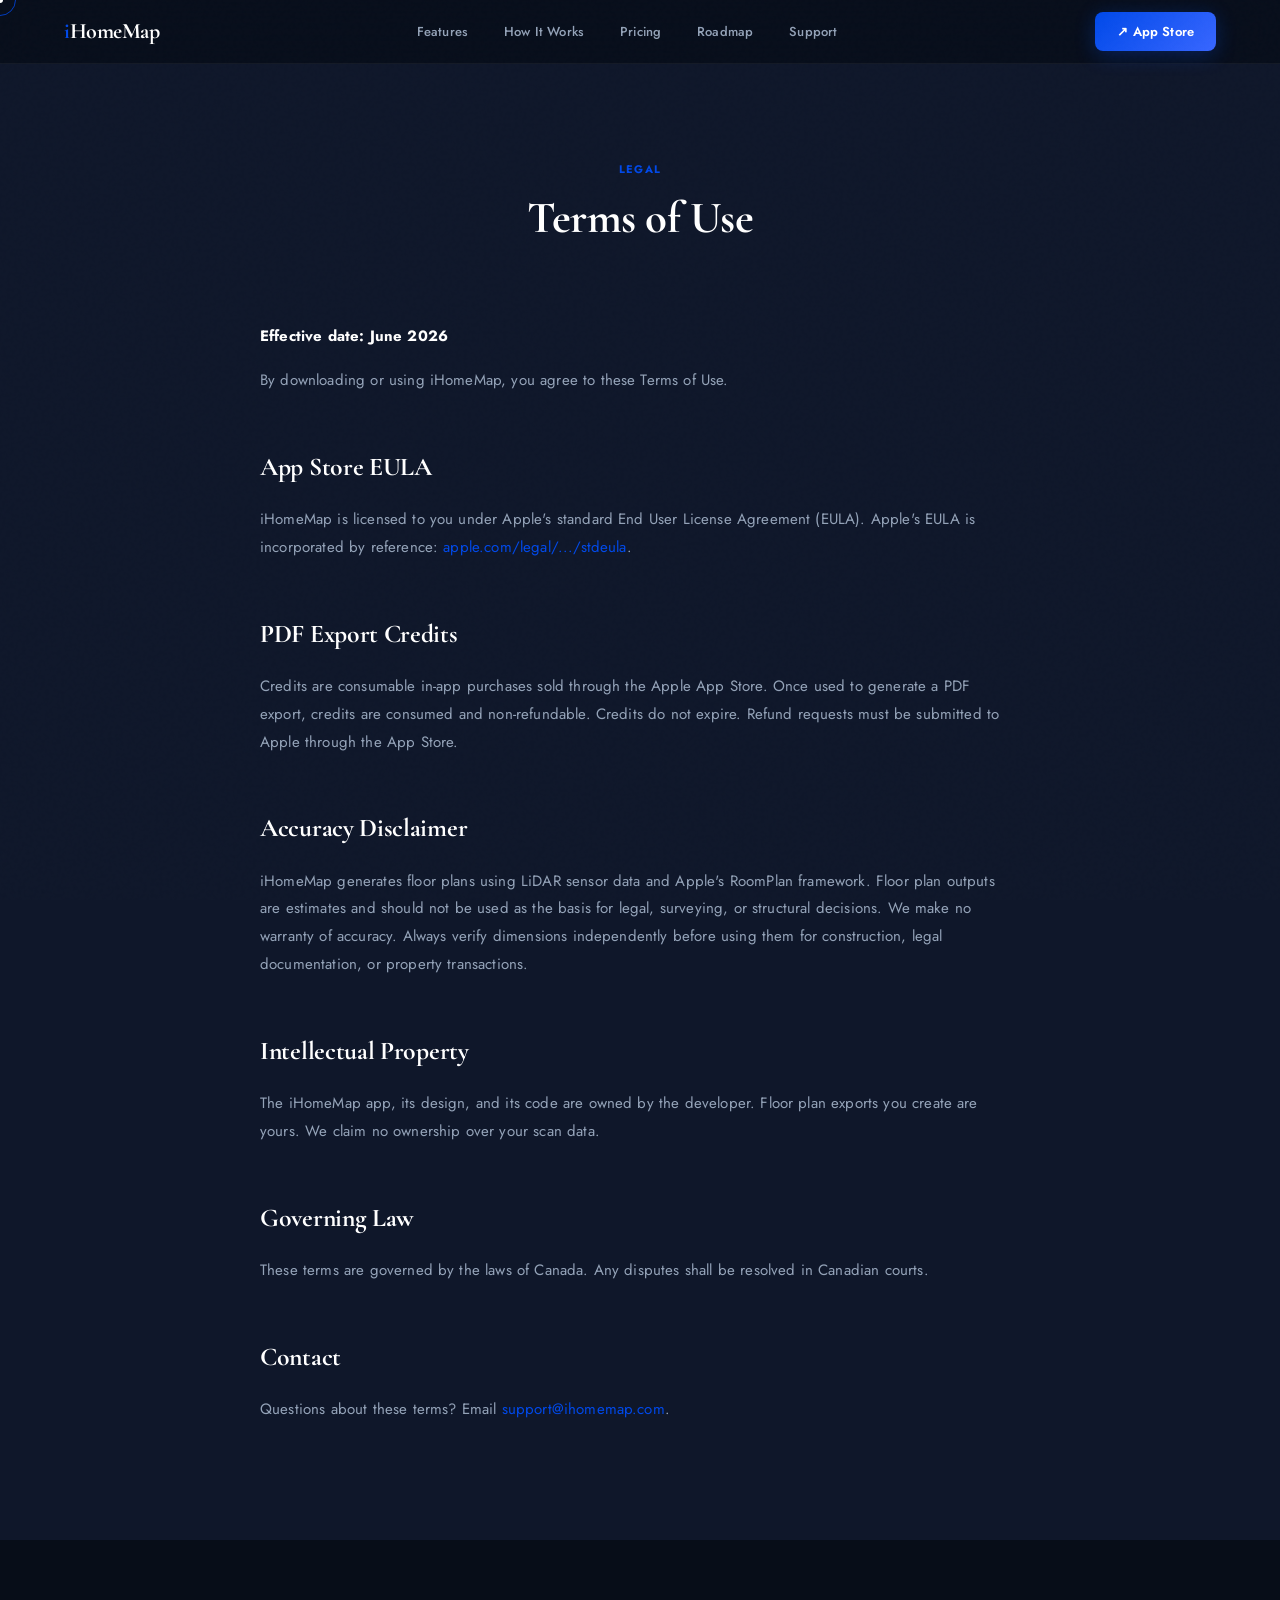
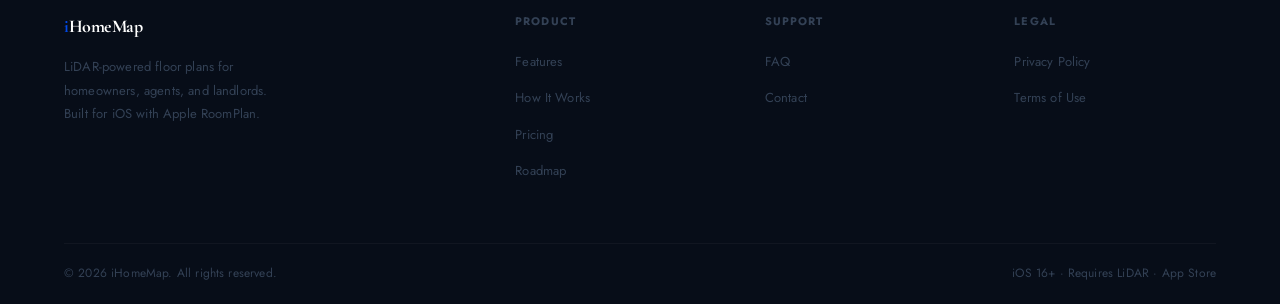
<file: terms.html>
<!DOCTYPE html>
<html lang="en">
<head>
  <meta charset="UTF-8">
  <meta name="viewport" content="width=device-width, initial-scale=1.0">
  <title>Terms of Use — iHomeMap</title>
  <meta name="description" content="iHomeMap Terms of Use — credits, accuracy disclaimer, and governing law.">
  <link rel="preconnect" href="https://fonts.googleapis.com">
  <link href="https://fonts.googleapis.com/css2?family=Cormorant+Garamond:ital,wght@0,300;0,400;0,500;0,600;0,700;1,300;1,400&family=Jost:wght@300;400;500;600;700&display=swap" rel="stylesheet">
  <link rel="stylesheet" href="css/styles.css">
</head>
<body>
  <div id="cursor-dot"></div>
  <div id="cursor-ring"></div>

  <nav>
    <a class="nav-logo" href="index.html"><b>i</b>HomeMap</a>
    <div class="nav-links">
      <a href="features.html">Features</a>
      <a href="how-it-works.html">How It Works</a>
      <a href="pricing.html">Pricing</a>
      <a href="roadmap.html">Roadmap</a>
      <a href="support.html">Support</a>
    </div>
    <a class="nav-cta" href="https://apps.apple.com/ca/app/ihomemap/id6770341864">↗ App Store</a>
    <div class="nav-progress" id="navProgress"></div>
  </nav>

  <div class="page-hero">
    <div class="section-tag">Legal</div>
    <div class="section-title">Terms of Use</div>
  </div>

  <section class="section" style="padding-top:0">
    <div class="prose">
      <p><strong style="color:#fff">Effective date: June 2026</strong></p>
      <p>By downloading or using iHomeMap, you agree to these Terms of Use.</p>

      <h2>App Store EULA</h2>
      <p>iHomeMap is licensed to you under Apple's standard End User License Agreement (EULA). Apple's EULA is incorporated by reference: <a href="https://www.apple.com/legal/internet-services/itunes/dev/stdeula/" target="_blank">apple.com/legal/.../stdeula</a>.</p>

      <h2>PDF Export Credits</h2>
      <p>Credits are consumable in-app purchases sold through the Apple App Store. Once used to generate a PDF export, credits are consumed and non-refundable. Credits do not expire. Refund requests must be submitted to Apple through the App Store.</p>

      <h2>Accuracy Disclaimer</h2>
      <p>iHomeMap generates floor plans using LiDAR sensor data and Apple's RoomPlan framework. Floor plan outputs are estimates and should not be used as the basis for legal, surveying, or structural decisions. We make no warranty of accuracy. Always verify dimensions independently before using them for construction, legal documentation, or property transactions.</p>

      <h2>Intellectual Property</h2>
      <p>The iHomeMap app, its design, and its code are owned by the developer. Floor plan exports you create are yours. We claim no ownership over your scan data.</p>

      <h2>Governing Law</h2>
      <p>These terms are governed by the laws of Canada. Any disputes shall be resolved in Canadian courts.</p>

      <h2>Contact</h2>
      <p>Questions about these terms? Email <a href="mailto:support@ihomemap.com">support@ihomemap.com</a>.</p>
    </div>
  </section>

  <footer>
    <div class="footer-grid">
      <div class="footer-brand">
        <a href="index.html" class="logo"><b>i</b>HomeMap</a>
        <p>LiDAR-powered floor plans for homeowners, agents, and landlords. Built for iOS with Apple RoomPlan.</p>
      </div>
      <div>
        <h5>Product</h5>
        <ul>
          <li><a href="features.html">Features</a></li>
          <li><a href="how-it-works.html">How It Works</a></li>
          <li><a href="pricing.html">Pricing</a></li>
          <li><a href="roadmap.html">Roadmap</a></li>
        </ul>
      </div>
      <div>
        <h5>Support</h5>
        <ul>
          <li><a href="support.html">FAQ</a></li>
          <li><a href="mailto:support@ihomemap.com">Contact</a></li>
        </ul>
      </div>
      <div>
        <h5>Legal</h5>
        <ul>
          <li><a href="privacy.html">Privacy Policy</a></li>
          <li><a href="terms.html">Terms of Use</a></li>
        </ul>
      </div>
    </div>
    <div class="footer-bottom">
      <span>© 2026 iHomeMap. All rights reserved.</span>
      <span>iOS 16+ · Requires LiDAR · App Store</span>
    </div>
  </footer>

  <script src="js/main.js"></script>
</body>
</html>
</file>
<file: css/styles.css>
:root {
  --blue: #0049e9;
  --blue2: #3866ff;
  --navy: #0f172a;
  --navy2: #0c1526;
  --navy3: #070d18;
  --slate: #1e293b;
  --muted: #64748b;
  --dim: #334155;
  --text: #e2e8f0;
  --textsoft: #94a3b8;
  --surface: rgba(255,255,255,0.03);
  --surface2: rgba(255,255,255,0.06);
  --glass: rgba(15,23,42,0.75);
}
*,*::before,*::after{margin:0;padding:0;box-sizing:border-box}
html{scroll-behavior:smooth;cursor:none}
body{background:var(--navy);color:var(--text);font-family:'Jost',sans-serif;overflow-x:hidden;line-height:1.65;font-feature-settings:"cv01","cv02";letter-spacing:0.01em}

/* ── CUSTOM CURSOR ── */
#cursor{position:fixed;pointer-events:none;z-index:9999;mix-blend-mode:difference;transition:transform 0.15s ease}
#cursor-ring{width:32px;height:32px;border:1.5px solid rgba(0,73,233,0.8);border-radius:50%;position:fixed;pointer-events:none;z-index:9998;transition:transform 0.08s ease,width 0.2s,height 0.2s,border-radius 0.2s}
#cursor-dot{width:6px;height:6px;background:#fff;border-radius:50%;position:fixed;pointer-events:none;z-index:9999;transform:translate(-50%,-50%)}
body.cursor-hover #cursor-ring{transform:translate(-50%,-50%) scale(1.8);border-color:var(--blue)}

/* ── SCROLLBAR ── */
::-webkit-scrollbar{width:3px}
::-webkit-scrollbar-track{background:var(--navy3)}
::-webkit-scrollbar-thumb{background:var(--blue);border-radius:2px}

/* ── NAV ── */
nav{position:fixed;top:0;left:0;right:0;z-index:100;height:64px;display:flex;align-items:center;justify-content:space-between;padding:0 5vw;background:rgba(7,13,24,0.8);backdrop-filter:blur(24px);-webkit-backdrop-filter:blur(24px);border-bottom:1px solid rgba(255,255,255,0.05)}
.nav-logo{font-family:'Cormorant Garamond',serif;font-size:22px;font-weight:700;color:#fff;letter-spacing:-0.5px;text-decoration:none}
.nav-logo b{color:var(--blue)}
.nav-links{display:flex;gap:36px}
.nav-links a{color:var(--textsoft);font-size:13px;font-weight:500;text-decoration:none;transition:color 0.2s;cursor:none}
.nav-links a:hover{color:#fff}
.nav-progress{position:absolute;bottom:0;left:0;height:2px;background:linear-gradient(90deg,var(--blue),var(--blue2));width:0%;transition:width 0.1s linear}
.nav-cta{background:linear-gradient(135deg,var(--blue),var(--blue2));color:#fff;padding:9px 22px;border-radius:8px;font-size:13px;font-weight:600;text-decoration:none;cursor:none;box-shadow:0 4px 20px rgba(0,73,233,0.3);transition:transform 0.2s,box-shadow 0.2s}
.nav-cta:hover{transform:translateY(-1px);box-shadow:0 8px 32px rgba(0,73,233,0.45)}

/* ── HERO ── */
#hero{min-height:100vh;display:flex;align-items:center;padding:100px 5vw 60px;position:relative;overflow:hidden}
#hero-canvas{position:absolute;inset:0;opacity:0.18;pointer-events:none}
.hero-inner{max-width:1200px;margin:0 auto;width:100%;display:grid;grid-template-columns:1fr 1fr;gap:80px;align-items:center;position:relative;z-index:2}
.hero-tag{display:inline-flex;align-items:center;gap:8px;background:rgba(0,73,233,0.12);border:1px solid rgba(0,73,233,0.25);padding:5px 14px;border-radius:24px;font-size:11px;font-weight:600;color:#60a5fa;letter-spacing:0.08em;text-transform:uppercase;margin-bottom:28px;opacity:0;animation:fadeUp 0.7s 0.2s ease forwards}
.hero-tag::before{content:'';width:7px;height:7px;background:var(--blue);border-radius:50%;animation:pulse 2s infinite}
@keyframes pulse{0%,100%{opacity:1;transform:scale(1)}50%{opacity:0.5;transform:scale(0.8)}}
h1.display{font-family:'Cormorant Garamond',serif;font-size:clamp(3.2rem,5.8vw,5.6rem);font-weight:700;line-height:1.0;letter-spacing:-0.5px;color:#fff;opacity:0;animation:fadeUp 0.8s 0.4s ease forwards}
h1.display .blue{color:var(--blue);font-style:italic;font-weight:600;letter-spacing:-0.5px}
h1.display .dim-word{color:var(--muted);font-weight:300}
.hero-sub{font-size:16px;color:var(--textsoft);line-height:1.75;margin:24px 0 36px;max-width:440px;opacity:0;animation:fadeUp 0.8s 0.6s ease forwards}
.hero-ctas{display:flex;gap:14px;flex-wrap:wrap;opacity:0;animation:fadeUp 0.8s 0.8s ease forwards}
.btn{display:inline-flex;align-items:center;gap:8px;padding:14px 28px;border-radius:10px;font-size:14px;font-weight:600;text-decoration:none;cursor:none;transition:all 0.2s;position:relative;overflow:hidden}
.btn::after{content:'';position:absolute;inset:0;background:rgba(255,255,255,0.07);opacity:0;transition:opacity 0.2s}
.btn:hover::after{opacity:1}
.btn-p{background:linear-gradient(135deg,var(--blue),var(--blue2));color:#fff;box-shadow:0 8px 32px rgba(0,73,233,0.35)}
.btn-p:hover{transform:translateY(-2px);box-shadow:0 12px 40px rgba(0,73,233,0.5)}
.btn-g{color:var(--textsoft);border:1px solid rgba(255,255,255,0.1)}
.btn-g:hover{color:#fff;border-color:rgba(255,255,255,0.2)}
.hero-stats{display:flex;gap:40px;margin-top:48px;padding-top:36px;border-top:1px solid rgba(255,255,255,0.06);opacity:0;animation:fadeUp 0.8s 1s ease forwards}
.stat .num{font-family:'Cormorant Garamond',serif;font-size:2.2rem;font-weight:800;color:#fff;letter-spacing:-1.5px}
.stat .lbl{font-size:11px;color:var(--muted);font-weight:500;margin-top:2px}

/* hero visual */
.hero-visual{position:relative}
.phone-zone{background:rgba(0,73,233,0.05);border:2px dashed rgba(0,73,233,0.3);border-radius:20px;min-height:520px;display:flex;flex-direction:column;align-items:center;justify-content:center;text-align:center;padding:32px;position:relative}
.phone-zone-label{font-size:11px;font-weight:700;color:var(--blue);text-transform:uppercase;letter-spacing:0.08em;margin-bottom:8px}
.phone-zone-hint{font-size:12px;color:var(--dim);line-height:1.7}
.phone-zone code{display:block;margin-top:12px;background:rgba(0,73,233,0.1);padding:8px 14px;border-radius:6px;font-size:11px;color:#60a5fa;font-family:monospace}
.glass-chip{position:absolute;background:rgba(7,13,24,0.82);backdrop-filter:blur(16px);border:1px solid rgba(255,255,255,0.07);border-radius:12px;padding:14px 18px}
.glass-chip.bottom-left{bottom:28px;left:-28px}
.chip-label{font-size:10px;color:var(--muted);font-weight:600;text-transform:uppercase;letter-spacing:0.05em;margin-bottom:4px}
.chip-val{font-family:'Cormorant Garamond',serif;font-size:16px;font-weight:700;color:#fff}
.chip-sub{font-size:12px;color:var(--blue);font-weight:600;margin-top:1px}

@keyframes fadeUp{from{opacity:0;transform:translateY(24px)}to{opacity:1;transform:translateY(0)}}

/* ── REVEAL ── */
.reveal{opacity:0;transform:translateY(32px);transition:opacity 0.7s ease,transform 0.7s ease}
.reveal.visible{opacity:1;transform:translateY(0)}
.reveal-delay-1{transition-delay:0.1s}
.reveal-delay-2{transition-delay:0.2s}
.reveal-delay-3{transition-delay:0.3s}
.reveal-delay-4{transition-delay:0.4s}

/* ── DIVIDER ── */
.divider{height:1px;background:linear-gradient(90deg,transparent,rgba(255,255,255,0.06),transparent);margin:0 5vw}

/* ── SECTIONS ── */
.section{padding:100px 5vw}
.section-inner{max-width:1200px;margin:0 auto}
.section-tag{font-size:11px;font-weight:700;color:var(--blue);text-transform:uppercase;letter-spacing:0.1em;margin-bottom:12px}
.section-title{font-family:'Cormorant Garamond',serif;font-size:clamp(2rem,3.5vw,3rem);font-weight:800;color:#fff;letter-spacing:-0.5px;line-height:1.1;margin-bottom:48px}

/* ── SCROLL SCAN SECTION ── */
#scan-section{position:relative;height:300vh;background:var(--navy2)}
#scan-sticky{position:sticky;top:0;height:100vh;overflow:hidden;display:flex;align-items:center;justify-content:center}
#scan-canvas{position:absolute;inset:0;width:100%;height:100%}
.scan-overlay{position:relative;z-index:2;text-align:center;pointer-events:none}
.scan-headline{font-family:'Cormorant Garamond',serif;font-size:clamp(1.8rem,3vw,2.6rem);font-weight:800;color:#fff;letter-spacing:-1px;margin-bottom:12px;text-shadow:0 0 40px rgba(0,0,0,0.8)}
.scan-sub{font-size:14px;color:var(--textsoft);max-width:400px;margin:0 auto;text-shadow:0 0 20px rgba(0,0,0,0.9)}
.scan-progress-bar{width:200px;height:2px;background:rgba(255,255,255,0.08);border-radius:2px;margin:24px auto 0;overflow:hidden}
.scan-progress-fill{height:100%;background:linear-gradient(90deg,var(--blue),var(--blue2));width:0%;transition:width 0.05s linear;border-radius:2px}
.scan-step-label{font-size:12px;color:var(--blue);font-weight:600;margin-top:10px;letter-spacing:0.05em;min-height:20px;text-shadow:0 0 20px rgba(0,0,0,0.9)}

/* ── FEATURES ── */
.features-grid{display:grid;grid-template-columns:repeat(3,1fr);gap:20px}
.f-card{background:var(--surface);border:1px solid rgba(255,255,255,0.05);border-radius:16px;padding:32px;transition:border-color 0.3s,transform 0.3s,background 0.3s;cursor:default}
.f-card:hover{border-color:rgba(0,73,233,0.3);transform:translateY(-4px);background:rgba(0,73,233,0.05)}
.f-icon{width:40px;height:40px;border-radius:10px;background:rgba(0,73,233,0.15);display:flex;align-items:center;justify-content:center;font-size:18px;margin-bottom:18px}
.f-card h4{font-family:'Cormorant Garamond',serif;font-size:18px;font-weight:700;color:#fff;margin-bottom:10px;letter-spacing:-0.2px}
.f-card p{font-size:13px;color:var(--muted);line-height:1.65}

/* ── AUDIENCE ── */
.audience-grid{display:grid;grid-template-columns:1fr 1fr;gap:24px}
.a-card{background:var(--surface);border:1px solid rgba(255,255,255,0.05);border-radius:20px;padding:44px;transition:border-color 0.3s}
.a-card:hover{border-color:rgba(0,73,233,0.25)}
.a-emoji{font-size:40px;margin-bottom:20px;display:block}
.a-card h3{font-family:'Cormorant Garamond',serif;font-size:22px;font-weight:700;color:#fff;margin-bottom:12px;letter-spacing:-0.5px}
.a-card p{font-size:14px;color:var(--muted);line-height:1.7;margin-bottom:24px}
.a-list{list-style:none;display:flex;flex-direction:column;gap:10px}
.a-list li{font-size:13px;color:var(--textsoft);display:flex;align-items:flex-start;gap:10px}
.a-list li::before{content:'→';color:var(--blue);font-weight:700;flex-shrink:0;margin-top:1px}

/* ── HOW IT WORKS ── */
.steps-timeline{display:grid;grid-template-columns:repeat(4,1fr);gap:16px;position:relative}
.steps-timeline::before{content:'';position:absolute;top:28px;left:10%;right:10%;height:1px;background:linear-gradient(90deg,var(--blue),transparent);z-index:0}
.step{position:relative;z-index:1;text-align:center}
.step-num-wrap{width:56px;height:56px;border-radius:50%;border:1px solid rgba(0,73,233,0.3);background:var(--navy2);display:flex;align-items:center;justify-content:center;margin:0 auto 20px;transition:background 0.3s,border-color 0.3s}
.step:hover .step-num-wrap{background:rgba(0,73,233,0.15);border-color:var(--blue)}
.step-num{font-family:'Cormorant Garamond',serif;font-size:18px;font-weight:800;color:var(--blue)}
.step-asset{background:rgba(0,73,233,0.05);border:1px dashed rgba(0,73,233,0.25);border-radius:12px;padding:24px 12px;font-size:11px;color:#3b82f6;margin:0 0 16px;min-height:90px;display:flex;align-items:center;justify-content:center;text-align:center;line-height:1.6}
.step h4{font-family:'Cormorant Garamond',serif;font-size:14px;font-weight:700;color:#fff;margin-bottom:8px}
.step p{font-size:12px;color:var(--muted);line-height:1.6}

/* ── VIDEO SECTION ── */
.video-section{padding:100px 5vw;background:var(--navy2);text-align:center}
.video-wrap{position:relative;max-width:860px;margin:48px auto 0;border-radius:20px;overflow:hidden;background:rgba(0,0,0,0.4);border:1px solid rgba(255,255,255,0.07)}
.video-placeholder{padding:80px 40px;display:flex;flex-direction:column;align-items:center;gap:16px}
.play-ring{width:80px;height:80px;border-radius:50%;border:2px solid rgba(0,73,233,0.5);display:flex;align-items:center;justify-content:center;cursor:none;transition:all 0.3s;background:rgba(0,73,233,0.1)}
.play-ring:hover{background:rgba(0,73,233,0.25);border-color:var(--blue);transform:scale(1.05)}
.play-ring svg{fill:var(--blue);margin-left:4px}
.video-asset-label{font-size:13px;font-weight:700;color:var(--blue);text-transform:uppercase;letter-spacing:0.08em}
.video-asset-code{background:rgba(0,0,0,0.4);border:1px solid rgba(255,255,255,0.08);border-radius:8px;padding:12px 20px;font-family:monospace;font-size:12px;color:var(--textsoft);max-width:600px;text-align:left;line-height:1.8}
/* real video styles */
.video-wrap video{width:100%;display:block;border-radius:20px}

/* ── PRICING ── */
.pricing-grid{display:grid;grid-template-columns:repeat(3,1fr);gap:20px;max-width:900px;margin:0 auto}
.p-card{background:var(--surface);border:1px solid rgba(255,255,255,0.06);border-radius:20px;padding:36px 28px;transition:border-color 0.3s,transform 0.3s}
.p-card:hover{transform:translateY(-4px)}
.p-card.featured{border-color:rgba(0,73,233,0.4);background:rgba(0,73,233,0.07)}
.p-tier{font-size:11px;font-weight:700;text-transform:uppercase;letter-spacing:0.1em;color:var(--muted);margin-bottom:16px}
.p-card.featured .p-tier{color:var(--blue)}
.p-price{font-family:'Cormorant Garamond',serif;font-size:3rem;font-weight:800;color:#fff;letter-spacing:-1px;line-height:1}
.p-price sup{font-size:1.2rem;vertical-align:top;margin-top:8px;font-weight:400}
.p-desc{font-size:13px;color:var(--muted);margin:10px 0 28px}
.p-features{list-style:none;display:flex;flex-direction:column;gap:10px}
.p-features li{font-size:13px;color:var(--textsoft);display:flex;gap:10px;align-items:flex-start}
.p-features li::before{content:'✓';color:var(--blue);font-weight:700;flex-shrink:0}
.p-cta{display:block;text-align:center;margin-top:28px;padding:12px;border-radius:8px;font-size:13px;font-weight:600;text-decoration:none;transition:all 0.2s;cursor:none}
.p-card:not(.featured) .p-cta{border:1px solid rgba(255,255,255,0.1);color:var(--textsoft)}
.p-card:not(.featured) .p-cta:hover{border-color:rgba(255,255,255,0.25);color:#fff}
.p-card.featured .p-cta{background:linear-gradient(135deg,var(--blue),var(--blue2));color:#fff;box-shadow:0 8px 24px rgba(0,73,233,0.3)}

/* ── ROADMAP ── */
.roadmap-list{display:flex;flex-direction:column;gap:16px;max-width:760px;margin:0 auto}
.rm-item{display:flex;align-items:center;gap:28px;background:var(--surface);border:1px solid rgba(255,255,255,0.05);border-radius:14px;padding:24px 28px;transition:border-color 0.3s,transform 0.2s}
.rm-item:hover{border-color:rgba(0,73,233,0.2);transform:translateX(4px)}
.rm-badge{padding:4px 14px;border-radius:20px;font-size:11px;font-weight:700;flex-shrink:0;letter-spacing:0.04em}
.badge-live{background:rgba(16,185,129,0.12);color:#10b981;border:1px solid rgba(16,185,129,0.2)}
.badge-r2{background:rgba(0,73,233,0.12);color:#60a5fa;border:1px solid rgba(0,73,233,0.2)}
.rm-item h4{font-family:'Cormorant Garamond',serif;font-size:15px;font-weight:700;color:#fff;margin-bottom:4px}
.rm-item p{font-size:13px;color:var(--muted);line-height:1.6}

/* ── FAQ ── */
.faq-list{max-width:760px;margin:0 auto;display:flex;flex-direction:column;gap:2px}
.faq-item{border-bottom:1px solid rgba(255,255,255,0.05);overflow:hidden}
.faq-q{width:100%;text-align:left;background:none;border:none;color:#fff;font-family:'Jost',sans-serif;font-size:15px;font-weight:500;padding:20px 0;display:flex;justify-content:space-between;align-items:center;cursor:none;transition:color 0.2s}
.faq-q:hover{color:var(--blue)}
.faq-icon{font-size:20px;color:var(--muted);transition:transform 0.3s,color 0.2s;flex-shrink:0}
.faq-item.open .faq-icon{transform:rotate(45deg);color:var(--blue)}
.faq-a{max-height:0;overflow:hidden;transition:max-height 0.35s ease;font-size:14px;color:var(--muted);line-height:1.7}
.faq-a-inner{padding:0 0 20px}
.faq-item.open .faq-a{max-height:200px}

/* ── FOOTER ── */
footer{background:var(--navy3);padding:72px 5vw 0}
.footer-grid{max-width:1200px;margin:0 auto;display:grid;grid-template-columns:2fr 1fr 1fr 1fr;gap:48px;padding-bottom:60px}
.footer-brand .logo{font-family:'Cormorant Garamond',serif;font-size:18px;font-weight:800;color:#fff;letter-spacing:-0.5px;text-decoration:none}
.footer-brand .logo b{color:var(--blue)}
.footer-brand p{font-size:13px;color:var(--dim);margin-top:14px;line-height:1.8;max-width:220px}
footer h5{font-size:11px;font-weight:700;color:var(--dim);text-transform:uppercase;letter-spacing:0.1em;margin-bottom:18px}
footer ul{list-style:none;display:flex;flex-direction:column;gap:10px}
footer ul li a{font-size:13px;color:var(--dim);text-decoration:none;transition:color 0.2s;cursor:none}
footer ul li a:hover{color:var(--textsoft)}
.footer-bottom{max-width:1200px;margin:0 auto;display:flex;justify-content:space-between;align-items:center;padding:20px 0;border-top:1px solid rgba(255,255,255,0.04)}
.footer-bottom span{font-size:12px;color:var(--dim)}

/* ── NOISE OVERLAY ── */
body::before{content:'';position:fixed;inset:0;pointer-events:none;z-index:1000;background-image:url("data:image/svg+xml,%3Csvg viewBox='0 0 256 256' xmlns='http://www.w3.org/2000/svg'%3E%3Cfilter id='noise'%3E%3CfeTurbulence type='fractalNoise' baseFrequency='0.9' numOctaves='4' stitchTiles='stitch'/%3E%3C/filter%3E%3Crect width='100%25' height='100%25' filter='url(%23noise)' opacity='0.035'/%3E%3C/svg%3E");opacity:0.4}

/* ── FLOATING SCAN BADGE ── */
.scan-live-badge{display:inline-flex;align-items:center;gap:8px;background:rgba(0,73,233,0.12);border:1px solid rgba(0,73,233,0.25);padding:6px 14px;border-radius:24px;font-size:12px;color:#60a5fa;font-weight:600;margin-bottom:20px}
.scan-live-badge::before{content:'';width:8px;height:8px;border-radius:50%;background:var(--blue);animation:pulse 1.5s infinite}

@media(max-width:900px){
  .hero-inner,.audience-grid,.features-grid,.steps-timeline,.pricing-grid,.footer-grid{grid-template-columns:1fr}
  h1.display{letter-spacing:-2px}
  nav .nav-links{display:none}
}

/* ── INNER PAGES ── */
.page-hero{padding:160px 5vw 80px;text-align:center}
.page-hero .section-tag{margin-bottom:16px}
.page-hero .section-title{margin-bottom:0}
.prose{max-width:760px;margin:0 auto;font-size:15px;color:var(--textsoft);line-height:1.85}
.prose h2{font-family:'Cormorant Garamond',serif;font-size:1.6rem;font-weight:700;color:#fff;margin:48px 0 16px;letter-spacing:-0.3px}
.prose h3{font-family:'Cormorant Garamond',serif;font-size:1.2rem;font-weight:700;color:#fff;margin:32px 0 10px}
.prose p{margin-bottom:16px}
.prose a{color:var(--blue);text-decoration:none}
.prose a:hover{text-decoration:underline}
.prose ul{padding-left:20px;margin-bottom:16px}
.prose ul li{margin-bottom:8px}

/* ── TWO-COLUMN FEATURE/STEP LAYOUT ── */
.two-col{display:grid;grid-template-columns:1fr 1fr;align-items:center}
@media(max-width:900px){.two-col{grid-template-columns:1fr}}
</file>
